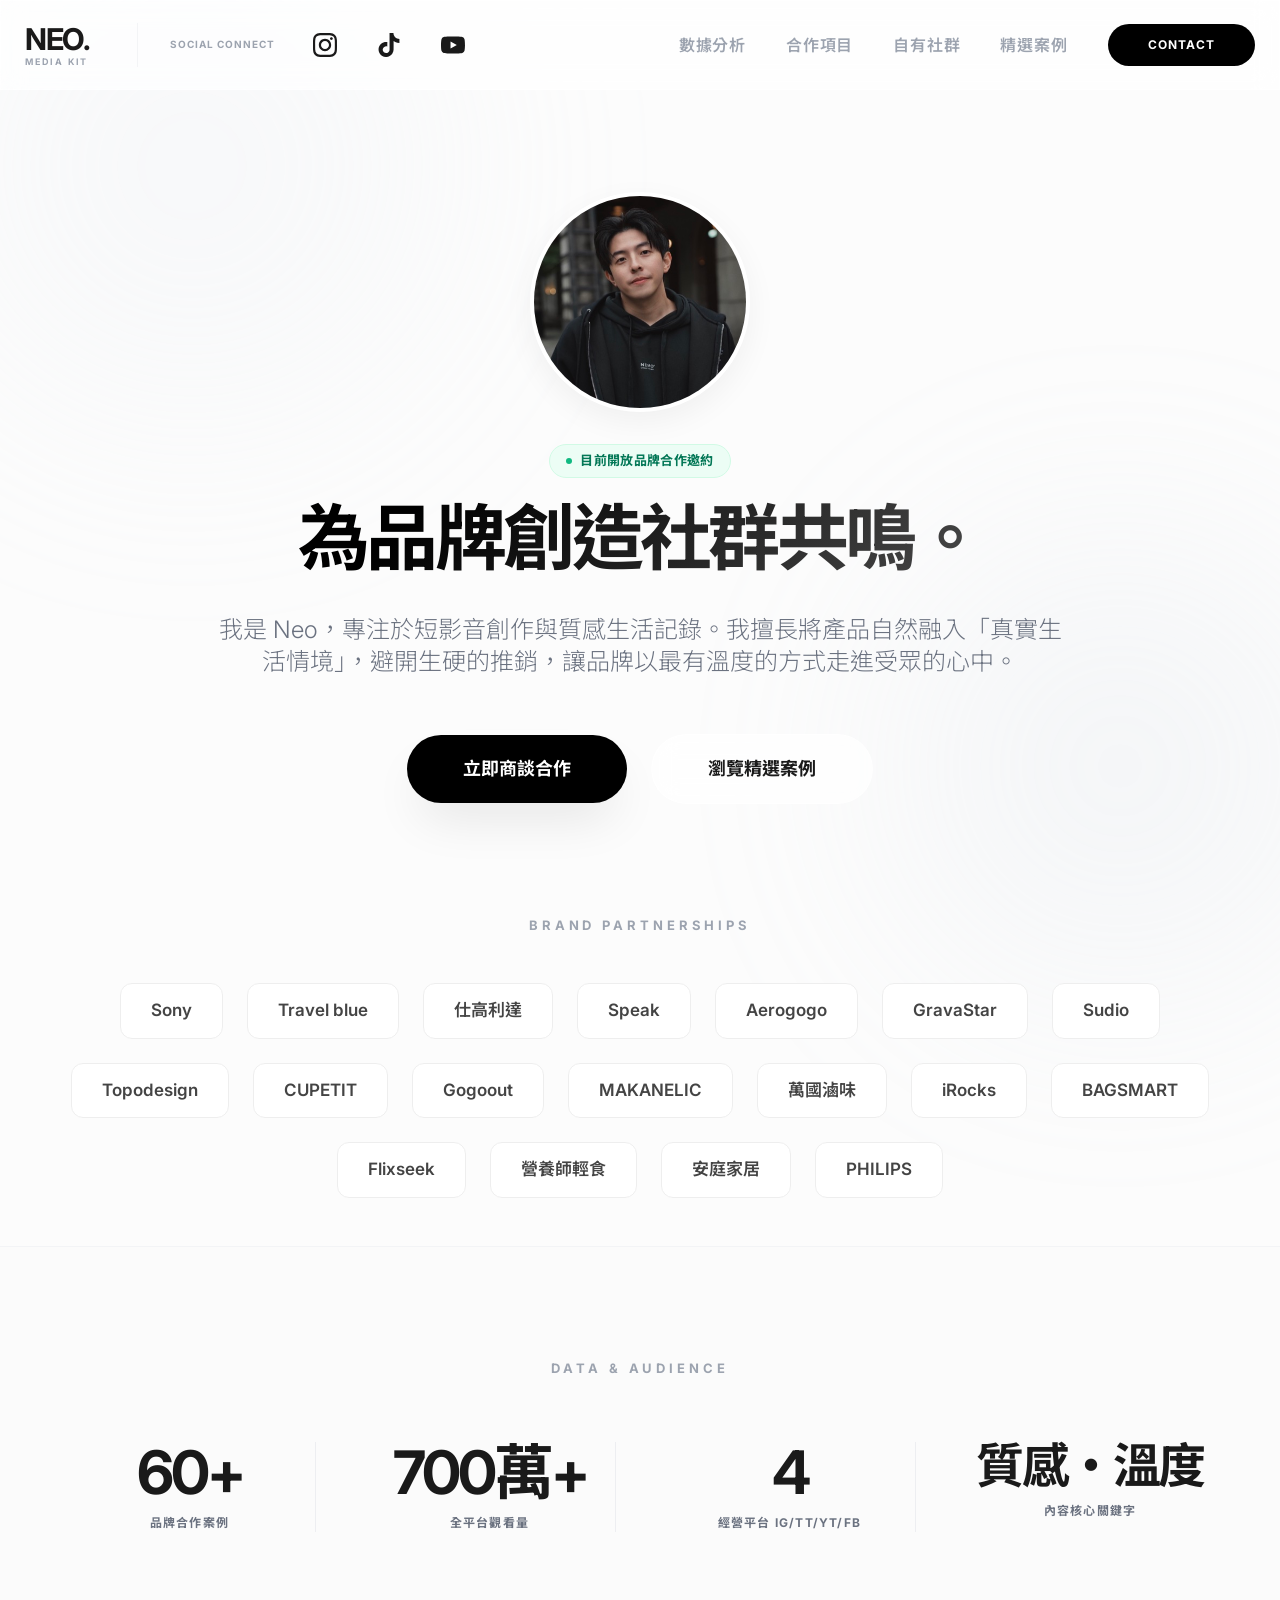
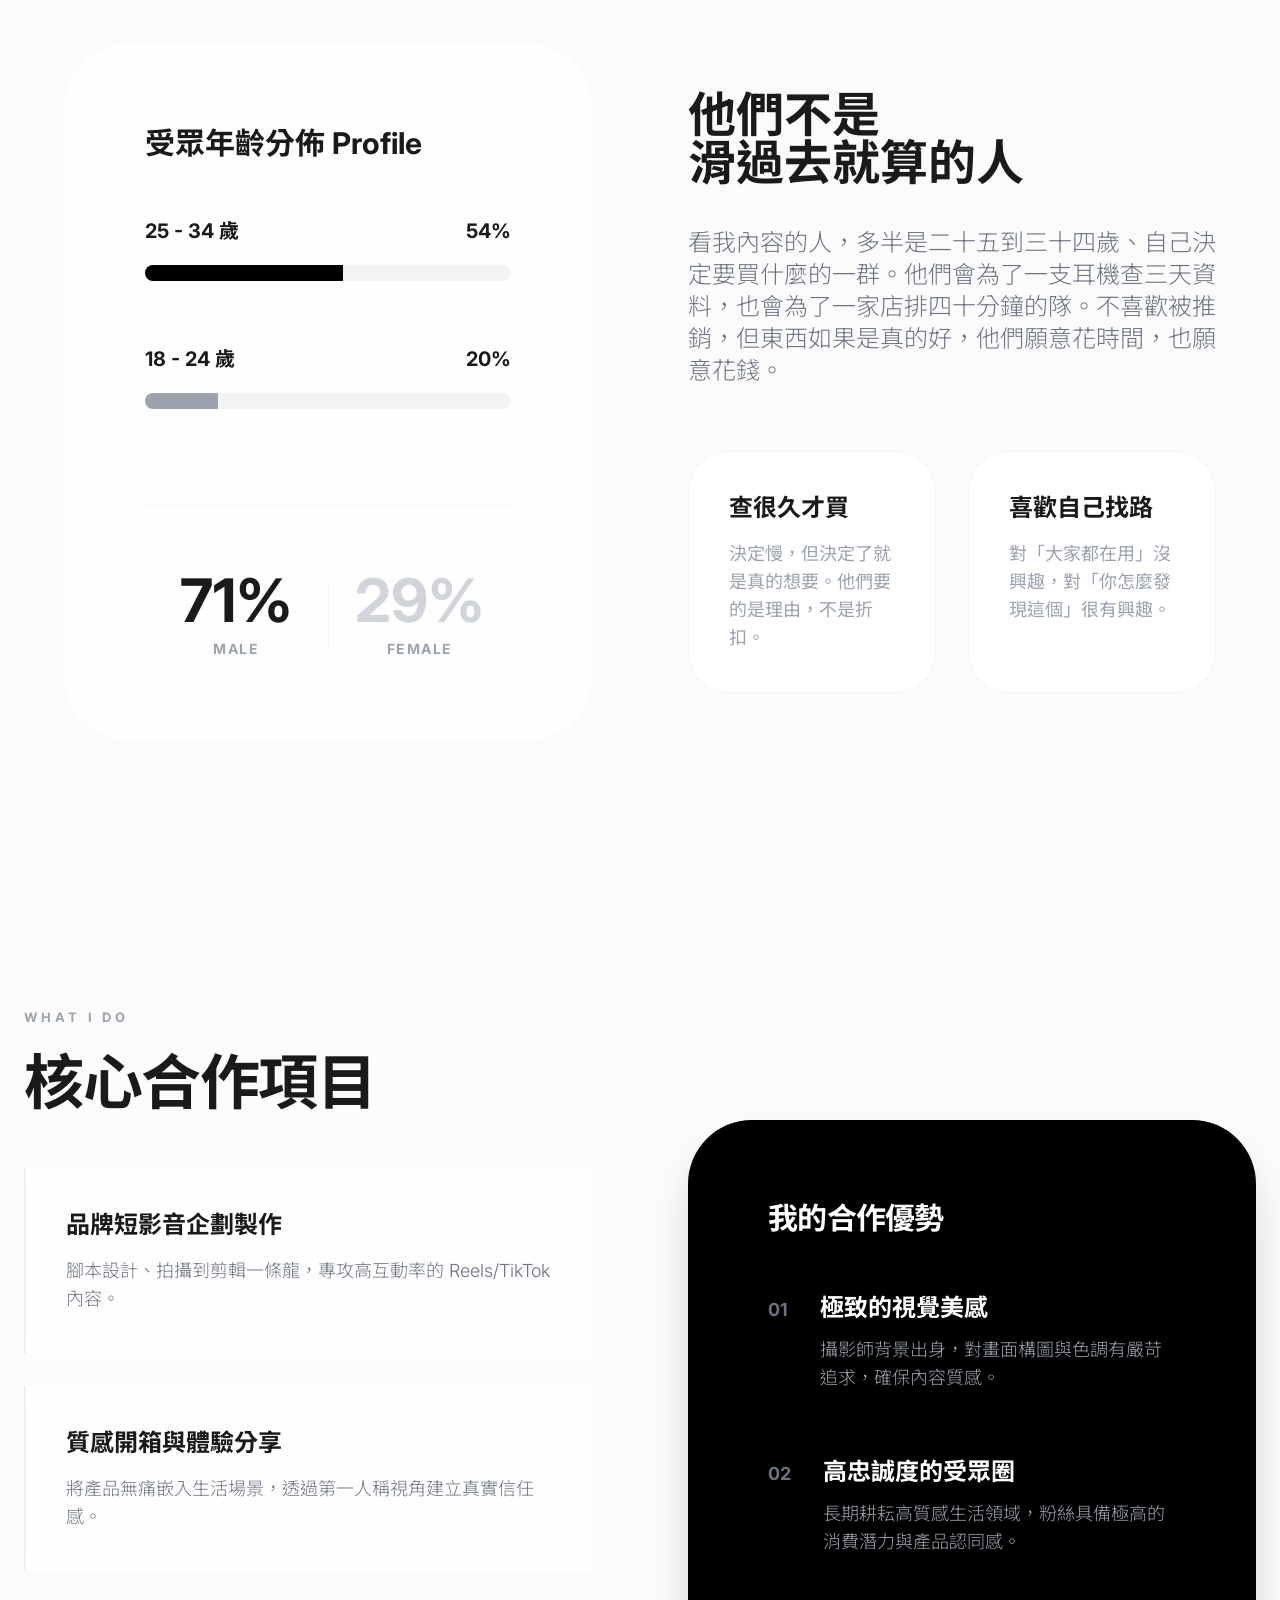
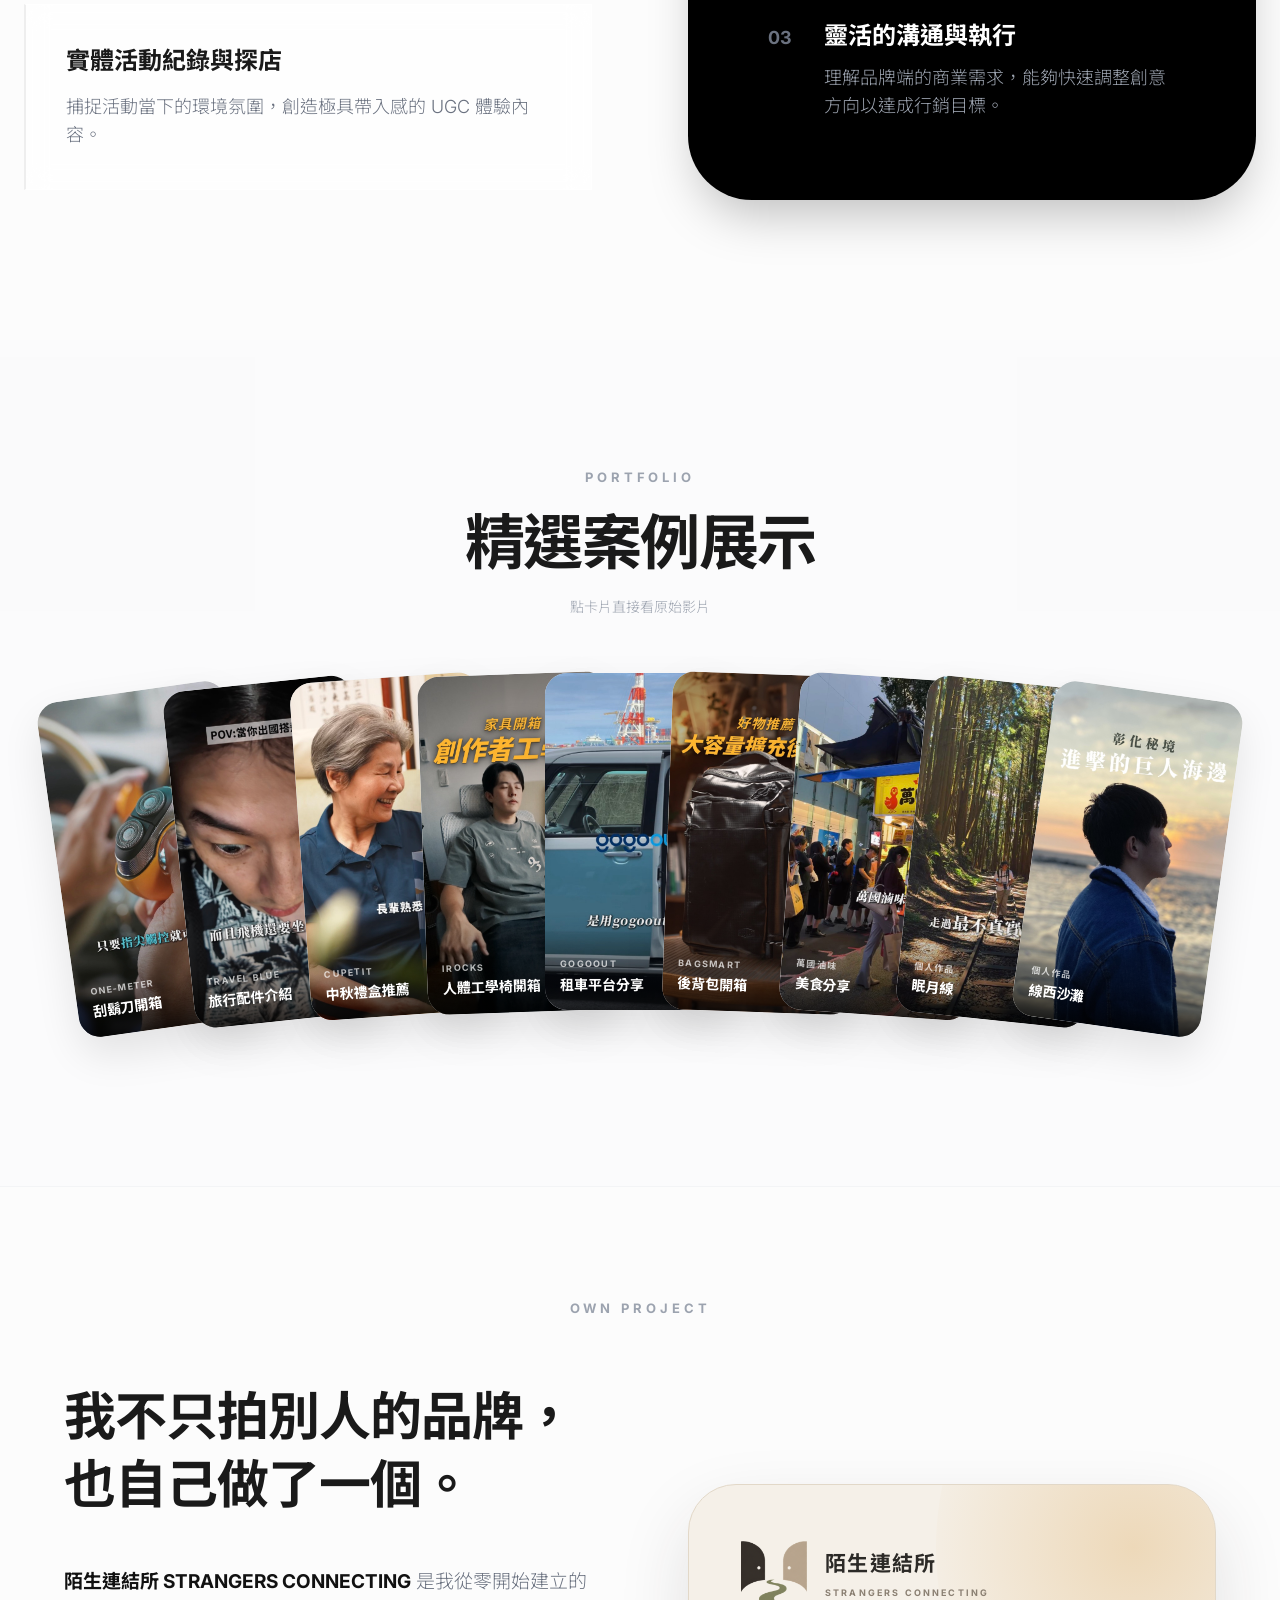
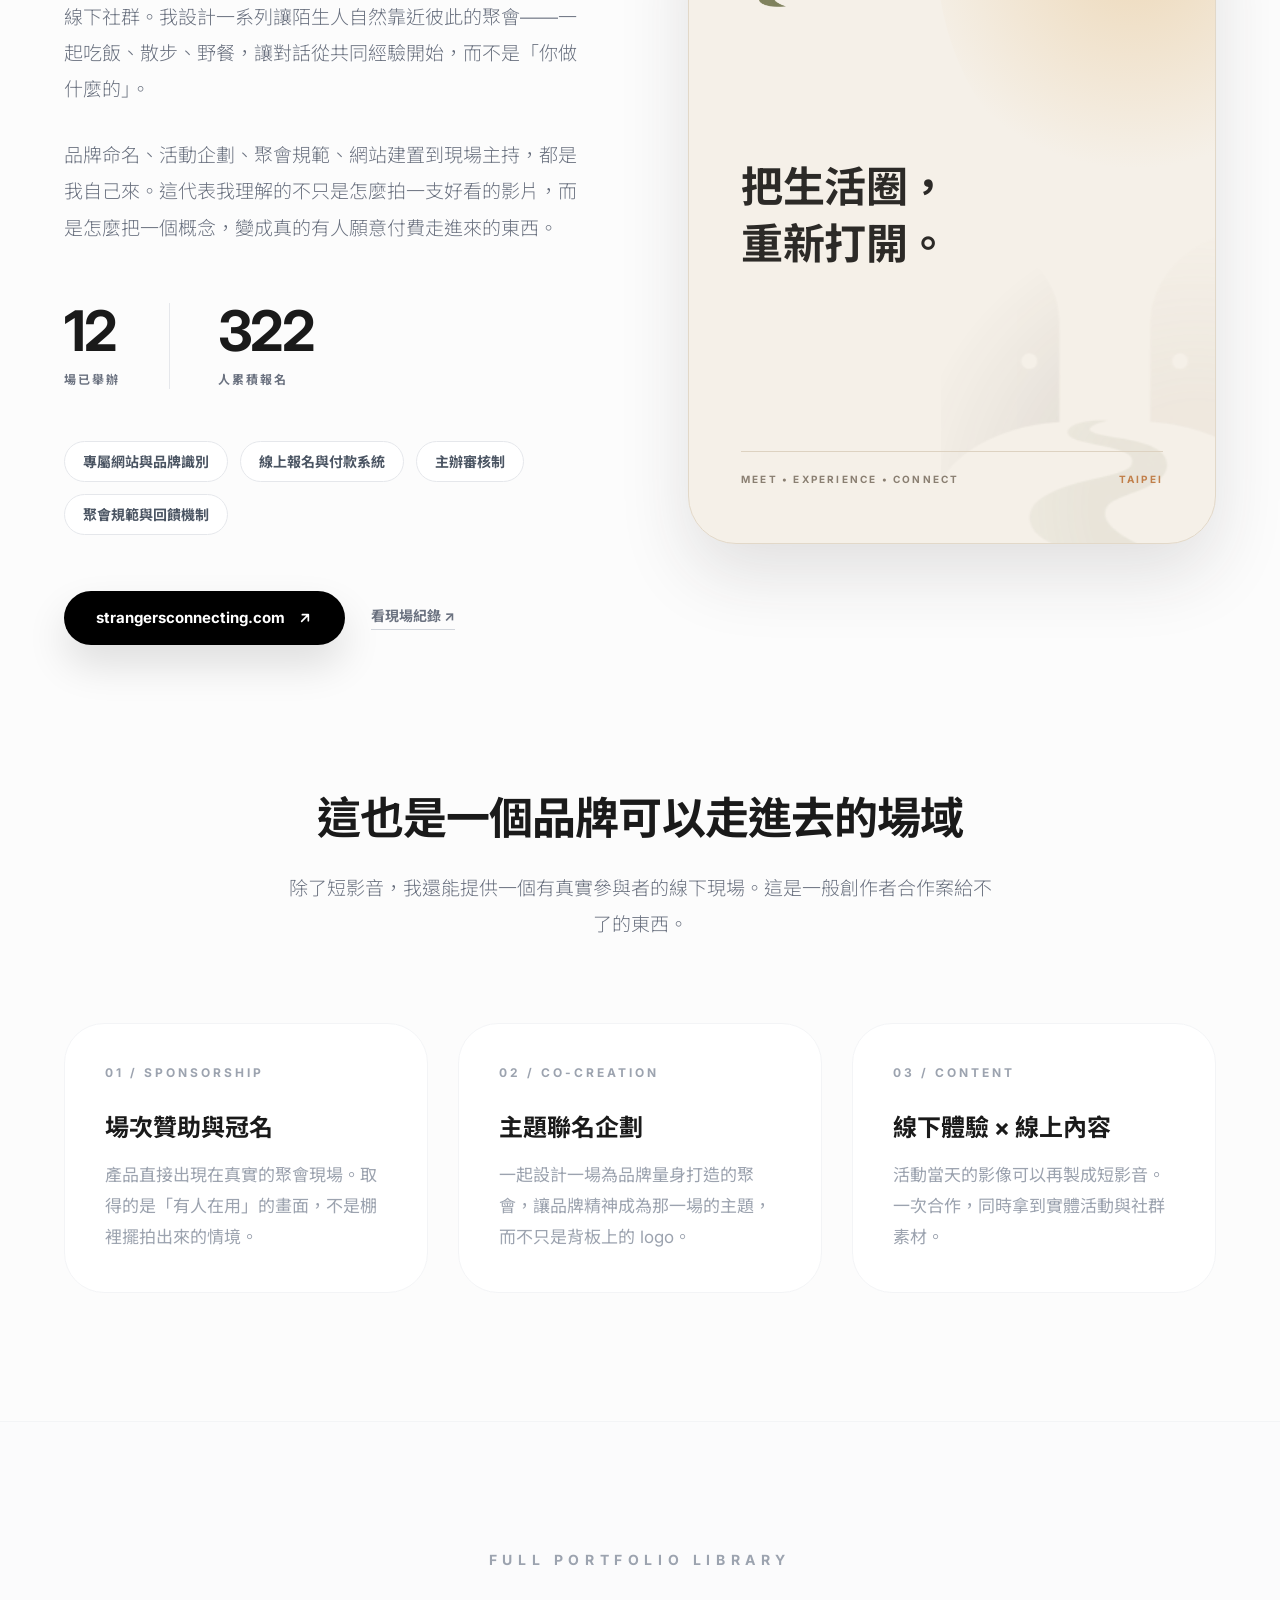
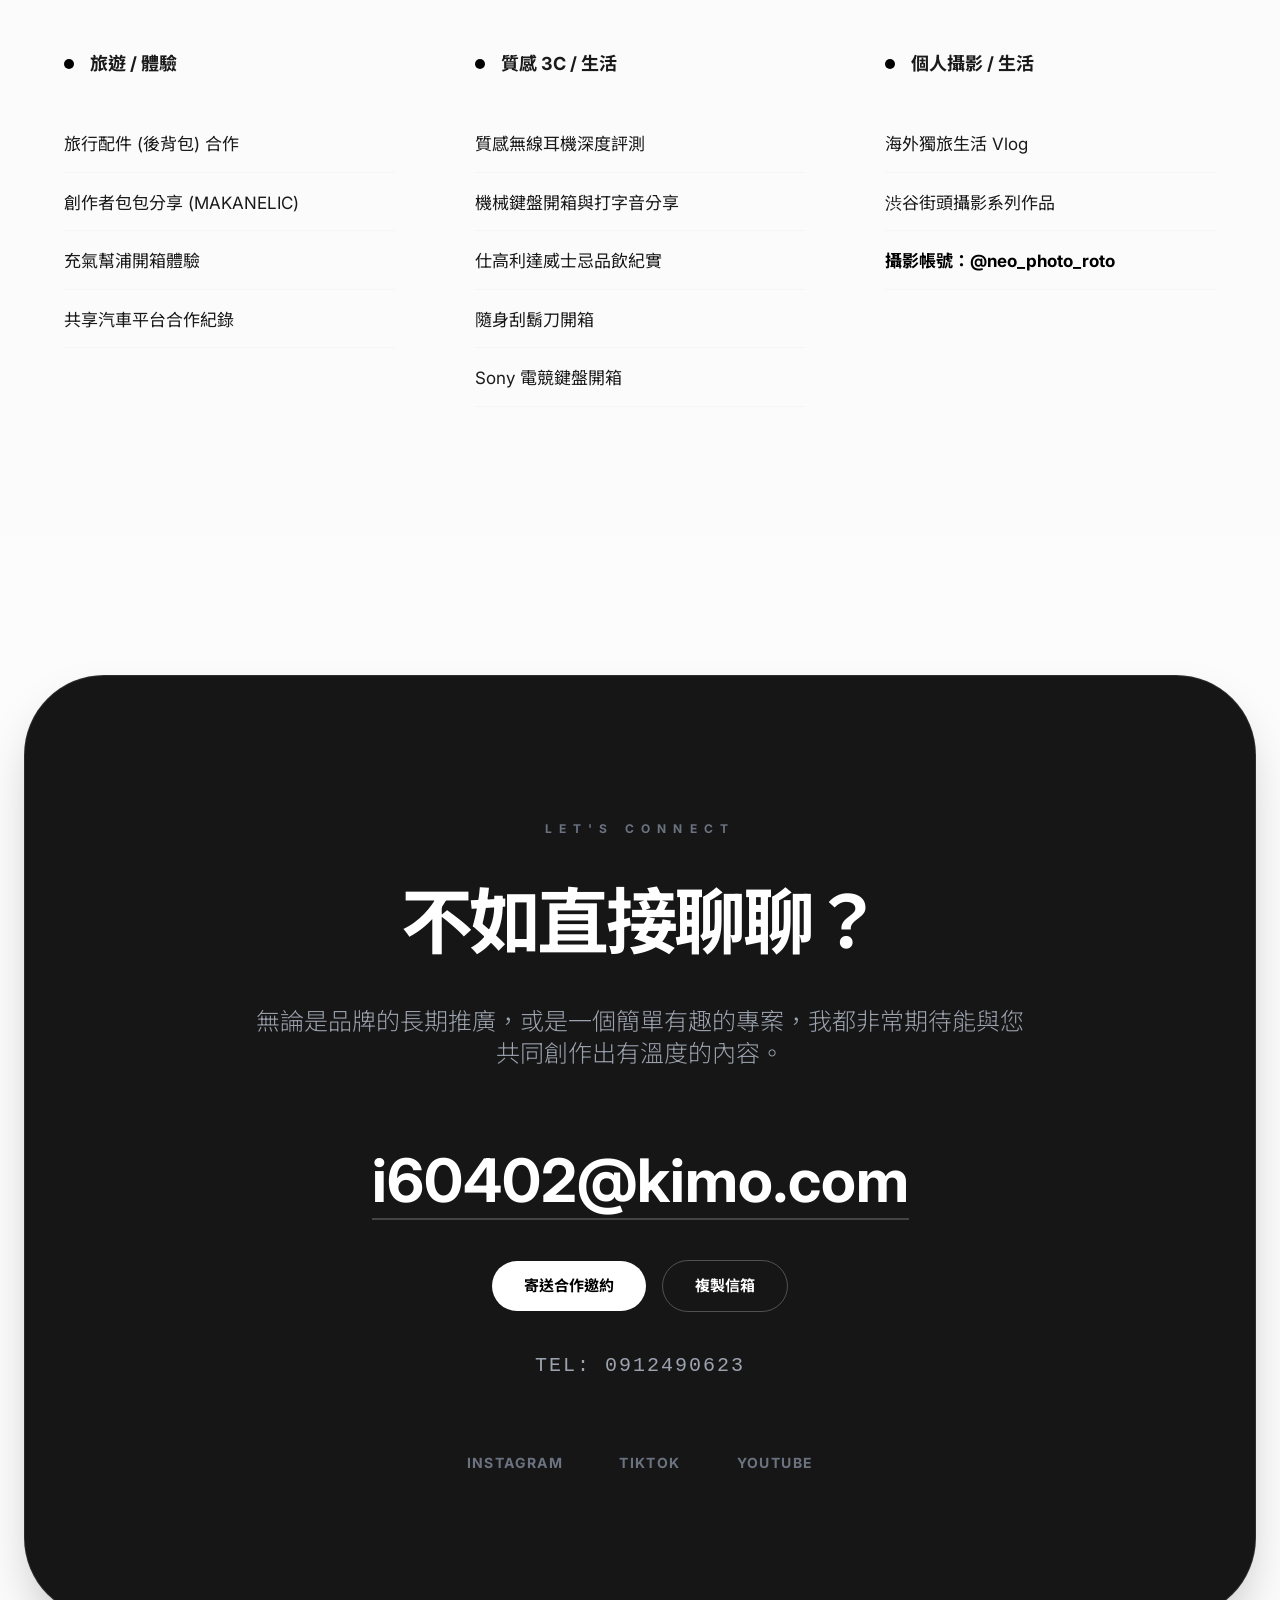
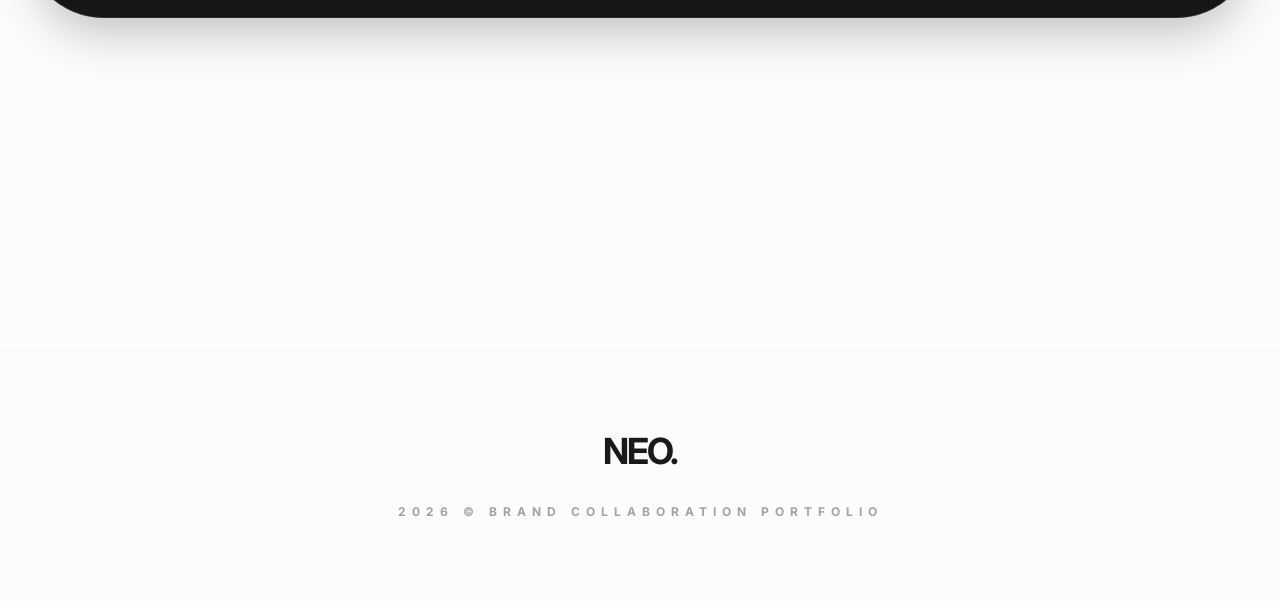
<file: index.html>
<!DOCTYPE html>
<html lang="zh-TW">
<head>
    <meta charset="UTF-8">
    <meta name="viewport" content="width=device-width, initial-scale=1.0, viewport-fit=cover">
    <meta name="theme-color" content="#0a0a0a">
    <title>Neo | 創作者合作提案 Media Kit — 短影音 × 品牌敘事</title>
    <meta name="description" content="Neo 是專注短影音與質感生活敘事的內容創作者，同時創辦線下社群「陌生連結所」。合作品牌包含 Sony、Sudio、GravaStar、CUPETIT、Gogoout 等，全平台累積 700 萬+ 觀看。擅長將產品自然融入真實生活情境，為品牌創造高互動的社群共鳴。">

    <link rel="canonical" href="https://neo3333636-ctrl.github.io/my-portfolio/">

    <!-- Open Graph：品牌分享連結時顯示專業預覽 -->
    <!-- og:image 必須是絕對網址，相對路徑會讓 LINE / Facebook 抓不到圖（縮圖來源見 og-source/） -->
    <meta property="og:type" content="website">
    <meta property="og:site_name" content="Neo｜創作者合作提案 Media Kit">
    <meta property="og:locale" content="zh_TW">
    <meta property="og:url" content="https://neo3333636-ctrl.github.io/my-portfolio/">
    <meta property="og:title" content="Neo | 創作者合作提案 — 為品牌創造社群共鳴">
    <meta property="og:description" content="短影音 × 質感生活敘事。已合作 Sony、Sudio、GravaStar、CUPETIT 等品牌，全平台 700 萬+ 觀看，並自營線下社群「陌生連結所」。">
    <meta property="og:image" content="https://neo3333636-ctrl.github.io/my-portfolio/og-cover.jpg">
    <meta property="og:image:secure_url" content="https://neo3333636-ctrl.github.io/my-portfolio/og-cover.jpg">
    <meta property="og:image:type" content="image/jpeg">
    <meta property="og:image:width" content="1200">
    <meta property="og:image:height" content="630">
    <meta property="og:image:alt" content="Neo｜短影音創作者．品牌敘事．陌生連結所主理人 — 全平台 700 萬+ 觀看、60+ 品牌合作案例">

    <meta name="twitter:card" content="summary_large_image">
    <meta name="twitter:title" content="Neo | 創作者合作提案 — 為品牌創造社群共鳴">
    <meta name="twitter:description" content="短影音 × 質感生活敘事。已合作 Sony、Sudio、GravaStar、CUPETIT 等品牌，全平台 700 萬+ 觀看，並自營線下社群「陌生連結所」。">
    <meta name="twitter:image" content="https://neo3333636-ctrl.github.io/my-portfolio/og-cover.jpg">
    <meta name="twitter:image:alt" content="Neo｜短影音創作者．品牌敘事．陌生連結所主理人 — 全平台 700 萬+ 觀看、60+ 品牌合作案例">

    <link rel="stylesheet" href="tailwind.css">
    <link rel="preconnect" href="https://fonts.googleapis.com">
    <link rel="preconnect" href="https://fonts.gstatic.com" crossorigin>
    <link rel="preload" as="image" href="profile.jpg">
    <link href="https://fonts.googleapis.com/css2?family=Inter:wght@300;400;600;700&family=Noto+Sans+TC:wght@300;400;700&display=swap" rel="stylesheet">
    <style>
        body { 
            font-family: 'Inter', 'Noto Sans TC', sans-serif; 
            background-color: #fcfcfc; 
            color: #1a1a1a; 
            scroll-behavior: smooth;
            overflow-x: hidden;
            -webkit-font-smoothing: antialiased;
            -moz-osx-font-smoothing: grayscale;
        }
        
        /* 導覽列文字響應式調整 */
        .nav-link {
            font-size: 14px;
            font-weight: 600;
            letter-spacing: 0.05em;
            transition: color 0.3s;
            white-space: nowrap;
        }
        @media (min-width: 1024px) {
            .nav-link { font-size: 16px; }
        }

        /* 導覽列選單：五個項目，間距隨寬度放大，避免在 1024 擠成兩行 */
        .nav-menu { display: none; align-items: center; gap: 22px; }
        @media (min-width: 768px) { .nav-menu { display: flex; } }
        @media (min-width: 1024px) { .nav-menu { gap: 34px; } }
        @media (min-width: 1280px) { .nav-menu { gap: 40px; } }
        .nav-social-label { white-space: nowrap; }
        /* 社群圖示：1280 以上才夠位置，以下改由右側的手機版圖示負責 */
        .nav-social { display: none; }
        @media (min-width: 1280px) { .nav-social { display: flex; } }
        
        .gradient-text { 
            background: linear-gradient(135deg, #000 30%, #666 100%); 
            -webkit-background-clip: text; 
            -webkit-text-fill-color: transparent; 
        }
        
        .glass {
            background: rgba(255, 255, 255, 0.7);
            backdrop-filter: blur(12px);
            -webkit-backdrop-filter: blur(12px);
            border: 1px solid rgba(255, 255, 255, 0.5);
        }

        .glass-dark {
            background: rgba(10, 10, 10, 0.95);
            backdrop-filter: blur(20px);
            -webkit-backdrop-filter: blur(20px);
            border: 1px solid rgba(255, 255, 255, 0.1);
        }

        .hover-lift { 
            transition: all 0.6s cubic-bezier(0.16, 1, 0.3, 1); 
        }
        .hover-lift:hover { 
            transform: translateY(-8px); 
            box-shadow: 0 30px 60px rgba(0,0,0,0.06); 
        }

        .reveal {
            opacity: 0;
            transform: translateY(30px);
            transition: all 1s cubic-bezier(0.16, 1, 0.3, 1);
        }
        .reveal.active {
            opacity: 1;
            transform: translateY(0);
        }

        section { padding: 80px 24px; position: relative; z-index: 10; }
        @media (min-width: 1024px) {
            section { padding: 140px 40px; }
        }
        
        .video-card { 
            aspect-ratio: 9/16; 
            background-color: #eee; 
            border-radius: 20px; 
            overflow: hidden; 
            position: relative;
            cursor: pointer;
        }
        .video-card img { 
            width: 100%; 
            height: 100%; 
            object-fit: cover; 
            transition: transform 1.2s ease; 
        }
        .video-card:hover img { transform: scale(1.08); }

        .avatar-container { 
            width: 140px; 
            height: 140px; 
            border-radius: 50%; 
            overflow: hidden; 
            margin: 0 auto 32px; 
            background-color: #f0f0f0;
            border: 4px solid #fff;
            box-shadow: 0 10px 30px rgba(0,0,0,0.05);
        }
        @media (min-width: 1024px) {
            .avatar-container { width: 220px; height: 220px; }
        }
        .avatar-container img { width: 100%; height: 100%; object-fit: cover; }
        
        .bg-blob {
            position: fixed;
            border-radius: 50%;
            filter: blur(120px);
            z-index: 0;
            opacity: 0.15;
            animation: float 25s infinite ease-in-out;
        }
        .blob-1 { top: -10%; left: -5%; width: 40vw; height: 40vw; background: #e2e8f0; }
        .blob-2 { bottom: -10%; right: -5%; width: 35vw; height: 35vw; background: #cbd5e1; animation-delay: -5s; }

        @keyframes float {
            0%, 100% { transform: translate(0, 0); }
            50% { transform: translate(30px, 40px); }
        }

        .service-card { border-left: 2px solid #eee; transition: all 0.3s; }
        .service-card:hover { border-left-color: #000; background: rgba(0,0,0,0.02); }
        
        .other-work-link { 
            display: block; 
            padding: 14px 0; 
            transition: all 0.3s; 
            border-bottom: 1px solid #f5f5f5;
            font-size: 15px;
        }
        @media (min-width: 1024px) {
            .other-work-link { font-size: 17px; }
        }
        .other-work-link:hover { padding-left: 6px; color: #000; }
        
        .brand-tag {
            padding: 10px 20px;
            background: #fff;
            border: 1px solid #eee;
            border-radius: 12px;
            font-size: 14px;
            font-weight: 600;
            color: #444;
            transition: all 0.3s;
        }
        @media (min-width: 1024px) {
            .brand-tag { font-size: 17px; padding: 14px 30px; }
        }
        .brand-tag:hover {
            border-color: #000;
            color: #000;
            transform: scale(1.05);
        }

        /* 手機底部固定 CTA bar — 提高合作詢問轉換率 */
        .mobile-cta {
            position: fixed;
            bottom: 0;
            left: 0;
            right: 0;
            z-index: 60;
            padding: 12px 16px calc(12px + env(safe-area-inset-bottom));
            background: rgba(255, 255, 255, 0.85);
            backdrop-filter: blur(16px);
            -webkit-backdrop-filter: blur(16px);
            border-top: 1px solid rgba(0,0,0,0.06);
            display: flex;
            gap: 10px;
            transform: translateY(120%);
            transition: transform 0.5s cubic-bezier(0.16, 1, 0.3, 1);
        }
        .mobile-cta.visible { transform: translateY(0); }
        @media (min-width: 768px) { .mobile-cta { display: none !important; } }

        /* 在有手機 CTA 時，避免 footer 內容被遮住 */
        @media (max-width: 767px) {
            footer { padding-bottom: 110px; }
        }

        /* 案例卡片右下角的「觀看」提示，讓人知道可點擊 */
        .video-card::after {
            content: "";
            position: absolute;
            inset: 0;
            background: linear-gradient(to top, rgba(0,0,0,0.35), transparent 45%);
            opacity: 0;
            transition: opacity 0.4s ease;
            pointer-events: none;
        }
        .hover-lift:hover .video-card::after { opacity: 1; }
        .play-badge {
            position: absolute;
            bottom: 12px; left: 12px;
            z-index: 2;
            display: inline-flex;
            align-items: center;
            gap: 6px;
            padding: 6px 12px;
            border-radius: 999px;
            background: rgba(255,255,255,0.92);
            font-size: 11px;
            font-weight: 700;
            letter-spacing: 0.04em;
            color: #111;
        }

        /* 自有社群（陌生連結所）區塊
           註：本頁的 tailwind.css 是預先產生的，只含原始版面用過的 class，
           因此新區塊一律用自訂樣式，不依賴未編譯進去的 utility。 */
        .project-grid {
            display: grid;
            gap: 56px;
            align-items: center;
            margin-bottom: 88px;
        }
        @media (min-width: 1024px) {
            .project-grid { grid-template-columns: 1fr 1fr; gap: 96px; margin-bottom: 140px; }
        }
        .project-copy { order: 2; }
        .project-visual { order: 1; }
        @media (min-width: 1024px) {
            .project-copy { order: 1; }
            .project-visual { order: 2; }
        }

        .project-title {
            font-size: clamp(28px, 5vw, 52px);
            font-weight: 700;
            letter-spacing: -0.02em;
            line-height: 1.32;
            margin-bottom: 32px;
        }
        @media (min-width: 1024px) { .project-title { margin-bottom: 44px; } }

        .project-text {
            color: #6b7280;
            font-weight: 300;
            line-height: 1.9;
            font-size: 15px;
            margin-bottom: 24px;
        }
        @media (min-width: 1024px) { .project-text { font-size: 19px; margin-bottom: 30px; } }
        .project-text strong { color: #111; font-weight: 700; }
        .project-text.last { margin-bottom: 40px; }
        @media (min-width: 1024px) { .project-text.last { margin-bottom: 56px; } }

        /* 實績數字：證明這不是概念，是有人真的走進來的東西 */
        .project-stats { display: flex; align-items: flex-start; margin-bottom: 40px; }
        @media (min-width: 1024px) { .project-stats { margin-bottom: 52px; } }
        .project-stat + .project-stat {
            margin-left: 32px;
            padding-left: 32px;
            border-left: 1px solid #e5e7eb;
        }
        @media (min-width: 1024px) {
            .project-stat + .project-stat { margin-left: 48px; padding-left: 48px; }
        }
        .project-stat .num {
            display: block;
            font-size: 40px;
            font-weight: 700;
            letter-spacing: -0.04em;
            line-height: 1;
            margin-bottom: 12px;
        }
        @media (min-width: 1024px) { .project-stat .num { font-size: 56px; } }
        .project-stat .cap {
            display: block;
            font-size: 10px;
            font-weight: 700;
            letter-spacing: 0.18em;
            color: #6b7280;
        }
        @media (min-width: 1024px) { .project-stat .cap { font-size: 12px; } }

        .project-chips { display: flex; flex-wrap: wrap; gap: 10px; margin-bottom: 40px; }
        @media (min-width: 1024px) { .project-chips { gap: 12px; margin-bottom: 56px; } }
        .project-chip {
            padding: 8px 16px;
            background: #fff;
            border: 1px solid #e5e7eb;
            border-radius: 999px;
            font-size: 12px;
            font-weight: 700;
            color: #4b5563;
        }
        @media (min-width: 1024px) { .project-chip { font-size: 14px; padding: 9px 18px; } }

        .project-actions { display: flex; flex-direction: column; align-items: flex-start; gap: 18px; }
        @media (min-width: 640px) { .project-actions { flex-direction: row; align-items: center; gap: 26px; } }

        .project-cta {
            display: inline-flex;
            align-items: center;
            gap: 12px;
            padding: 16px 32px;
            background: #000;
            color: #fff;
            border-radius: 999px;
            font-weight: 700;
            font-size: 15px;
            box-shadow: 0 20px 40px rgba(0,0,0,0.12);
            transition: transform 0.3s ease;
        }
        .project-cta:hover { transform: scale(1.05); }
        .project-cta svg { width: 16px; height: 16px; flex: 0 0 auto; }

        .project-link {
            font-size: 14px;
            font-weight: 700;
            color: #6b7280;
            border-bottom: 1px solid #d1d5db;
            padding-bottom: 3px;
            transition: color 0.3s, border-color 0.3s;
        }
        .project-link:hover { color: #000; border-color: #000; }

        /* 品牌卡：用陌生連結所自己的識別（暖色 + 標誌），
           刻意跟本站的黑白調性區隔，讀起來才像「另一個我做出來的品牌」 */
        .project-plate {
            position: relative;
            border-radius: 32px;
            overflow: hidden;
            padding: 40px 32px;
            background: #f5f0e8;
            border: 1px solid #e2d8c8;
            color: #2c2a27;
            box-shadow: 0 30px 70px rgba(44,42,39,0.13);
            aspect-ratio: 4/5;
            display: flex;
            flex-direction: column;
        }
        @media (min-width: 1024px) { .project-plate { border-radius: 48px; padding: 56px 52px; } }
        .project-plate::before {
            content: "";
            position: absolute;
            top: -28%;
            right: -22%;
            width: 75%;
            height: 75%;
            border-radius: 50%;
            background: radial-gradient(circle, rgba(232,201,154,0.6), transparent 70%);
            pointer-events: none;
        }
        /* 放大淡化的標誌當底紋，讓卡面有層次、不是一片空白 */
        .project-plate::after {
            content: "";
            position: absolute;
            right: -10%;
            bottom: -8%;
            width: 62%;
            height: 62%;
            background: url("strangers-logo.png") center / contain no-repeat;
            opacity: 0.1;
            /* 往左上淡出，避免標誌方正的邊緣在卡面上留下一道直線 */
            -webkit-mask-image: radial-gradient(circle at 78% 78%, #000 25%, transparent 72%);
            mask-image: radial-gradient(circle at 78% 78%, #000 25%, transparent 72%);
            pointer-events: none;
        }

        /* 標誌 + 字標的橫向鎖定組合 */
        .plate-lockup { position: relative; z-index: 1; display: flex; align-items: center; gap: 14px; }
        .plate-lockup img { width: 50px; height: 50px; flex: 0 0 auto; display: block; }
        @media (min-width: 1024px) { .plate-lockup { gap: 18px; } .plate-lockup img { width: 66px; height: 66px; } }
        .plate-mark .zh { display: block; font-size: 18px; font-weight: 700; letter-spacing: 0.06em; }
        @media (min-width: 1024px) { .plate-mark .zh { font-size: 21px; } }
        .plate-mark .en {
            display: block;
            font-size: 9px;
            font-weight: 700;
            text-transform: uppercase;
            letter-spacing: 0.24em;
            color: #8a7f72;
            margin-top: 6px;
        }

        .plate-quote {
            position: relative;
            z-index: 1;
            margin: auto 0;
            font-size: clamp(26px, 3.9vw, 42px);
            font-weight: 700;
            line-height: 1.35;
            letter-spacing: -0.01em;
        }
        .plate-foot {
            position: relative;
            z-index: 1;
            margin-top: 26px;
            padding-top: 20px;
            border-top: 1px solid #ddd2c1;
            display: flex;
            justify-content: space-between;
            align-items: center;
            gap: 12px;
            font-size: 10px;
            font-weight: 700;
            text-transform: uppercase;
            letter-spacing: 0.22em;
            color: #8a7f72;
        }
        .plate-foot .loc { color: #c17f4a; }
        @media (max-width: 639px) {
            .plate-foot { font-size: 9px; letter-spacing: 0.14em; }
            .plate-foot .loc { display: none; }
        }

        .collab-head { text-align: center; margin-bottom: 48px; }
        @media (min-width: 1024px) { .collab-head { margin-bottom: 80px; } }
        .collab-head h4 {
            font-size: clamp(24px, 3.6vw, 44px);
            font-weight: 700;
            letter-spacing: -0.02em;
            margin-bottom: 20px;
        }
        .collab-head p {
            color: #6b7280;
            font-weight: 300;
            line-height: 1.9;
            font-size: 15px;
            max-width: 720px;
            margin: 0 auto;
        }
        @media (min-width: 1024px) { .collab-head p { font-size: 19px; } }

        .collab-grid { display: grid; gap: 24px; }
        @media (min-width: 768px) { .collab-grid { grid-template-columns: repeat(3, 1fr); gap: 30px; } }
        .collab-card {
            padding: 32px;
            background: #fff;
            border: 1px solid #f3f4f6;
            border-radius: 32px;
            transition: border-color 0.3s ease;
        }
        @media (min-width: 1024px) { .collab-card { padding: 40px; border-radius: 40px; } }
        .collab-card:hover { border-color: #000; }
        .collab-card .num {
            display: block;
            font-size: 10px;
            font-weight: 700;
            text-transform: uppercase;
            letter-spacing: 0.25em;
            color: #9ca3af;
            margin-bottom: 20px;
        }
        @media (min-width: 1024px) { .collab-card .num { font-size: 12px; margin-bottom: 28px; } }
        .collab-card h5 { font-size: 20px; font-weight: 700; margin-bottom: 14px; }
        @media (min-width: 1024px) { .collab-card h5 { font-size: 24px; } }
        .collab-card p { color: #9ca3af; line-height: 1.8; font-size: 15px; }
        @media (min-width: 1024px) { .collab-card p { font-size: 17px; } }

        .deck-hint { font-size: 14px; color: #9ca3af; font-weight: 300; }
        /* 手機是橫向卡片列，要先講「可以滑」 */
        @media (min-width: 1024px) { .hint-swipe { display: none; } }

        /* 精選案例：手機為橫向滑動卡片列，桌機為傾斜疊牌（捲入畫面時散開）。
           --bleed 是「section 左右內距 + 容器 px-6」的總和，
           用負 margin 抵銷掉，卡片列才能滑到螢幕邊緣。 */
        .deck {
            --bleed: 44px;
            display: flex;
            gap: 14px;
            overflow-x: auto;
            overscroll-behavior-x: contain;
            scroll-snap-type: x mandatory;
            scroll-padding-left: var(--bleed);
            -webkit-overflow-scrolling: touch;
            scrollbar-width: none;
            margin-left: calc(-1 * var(--bleed));
            margin-right: calc(-1 * var(--bleed));
            padding: 4px var(--bleed) 12px;
        }
        .deck::-webkit-scrollbar { display: none; }
        @media (min-width: 641px) { .deck { --bleed: 48px; } }

        .deck-card {
            display: block;
            position: relative;
            flex: 0 0 62vw;
            max-width: 300px;
            min-width: 0;
            scroll-snap-align: start;
            transition: transform 0.7s cubic-bezier(0.16, 1, 0.3, 1), filter 0.5s ease;
        }

        .deck-media {
            aspect-ratio: 9/16;
            border-radius: 18px;
            overflow: hidden;
            position: relative;
            background: #eee;
            box-shadow: 0 18px 40px rgba(0,0,0,0.10);
            transition: box-shadow 0.6s cubic-bezier(0.16, 1, 0.3, 1);
        }
        .deck-media img {
            width: 100%;
            height: 100%;
            object-fit: cover;
            transition: transform 1.2s ease;
        }
        .deck-card:hover .deck-media img { transform: scale(1.06); }

        .deck-label {
            position: absolute;
            left: 0; right: 0; bottom: 0;
            padding: 42px 14px 14px;
            background: linear-gradient(to top, rgba(0,0,0,0.8), rgba(0,0,0,0.32) 48%, transparent);
            color: #fff;
            pointer-events: none;
        }
        .deck-brand {
            display: block;
            font-size: 9px;
            font-weight: 700;
            letter-spacing: 0.2em;
            text-transform: uppercase;
            color: rgba(255,255,255,0.7);
            margin-bottom: 4px;
        }
        .deck-title {
            display: block;
            font-size: 13px;
            font-weight: 700;
            line-height: 1.45;
        }
        .deck-play {
            position: absolute;
            top: 12px; right: 12px;
            z-index: 2;
            display: inline-flex;
            align-items: center;
            gap: 5px;
            padding: 5px 11px;
            border-radius: 999px;
            background: rgba(255,255,255,0.94);
            color: #111;
            font-size: 10px;
            font-weight: 700;
            letter-spacing: 0.04em;
            opacity: 0;
            transform: translateY(-5px);
            transition: opacity 0.4s ease, transform 0.4s ease;
        }
        .deck-card:hover .deck-play { opacity: 1; transform: translateY(0); }

        /* 發牌動畫：從一疊散開成扇形 */
        @keyframes deck-deal {
            from { transform: translateX(calc((4 - var(--i)) * var(--step))) rotate(-5deg) scale(0.93); }
        }

        @media (min-width: 1024px) {
            .deck {
                --cw: 150px;
                --step: 94px;
                display: flex;
                justify-content: center;
                align-items: flex-start;
                gap: 0;
                padding: 24px 0 48px;
                /* 關掉手機的橫向捲動，否則傾斜與 hover 放大的卡片會被裁掉 */
                overflow: visible;
                scroll-snap-type: none;
                margin-left: 0;
                margin-right: 0;
            }
            .deck-card {
                flex: 0 0 auto;
                width: var(--cw);
                max-width: none;
                scroll-snap-align: none;
                margin: 0 0 0 calc(var(--step) - var(--cw));
                transform-origin: 50% 88%;
                transform: rotate(var(--rot)) translateY(var(--dy));
            }
            .deck-card:first-child { margin-left: 0; }

            /* 捲到之前：收成一疊 */
            .deck:not(.active) .deck-card {
                transform: translateX(calc((4 - var(--i)) * var(--step))) rotate(-5deg) scale(0.93);
                transition: none;
            }
            /* 捲進畫面：依序發牌，animation 結束後交還給 transition 處理 hover */
            .deck.active .deck-card {
                animation: deck-deal 0.95s cubic-bezier(0.16, 1, 0.3, 1) backwards;
                animation-delay: calc(var(--i) * 80ms);
            }

            .deck-media { border-radius: 20px; }
            .deck-title { font-size: 12px; }
            .deck-brand { font-size: 8px; margin-bottom: 3px; }
            .deck-label { padding: 40px 30px 12px 12px; }
            .deck-brand { letter-spacing: 0.14em; }

            /* 滑過時：轉正、放大、浮起，其餘退到背景 */
            .deck:hover .deck-card { filter: brightness(0.9) saturate(0.85); }
            .deck.active .deck-card:hover {
                transform: rotate(0deg) translateY(-26px) scale(1.14);
                z-index: 30;
                filter: none;
            }
            .deck-card:hover .deck-media { box-shadow: 0 40px 80px rgba(0,0,0,0.22); }
        }
        @media (min-width: 1280px) {
            .deck { --cw: 190px; --step: 118px; }
            .deck-media { border-radius: 22px; }
            .deck-title { font-size: 14px; }
            .deck-brand { font-size: 9px; margin-bottom: 4px; }
            .deck-label { padding: 46px 34px 15px 15px; }
        }

        /* 手機字級微調：標題不要太擠 */
        @media (max-width: 640px) {
            h1 { line-height: 1.3 !important; }
            section { padding: 64px 20px; }
        }

        /* 尊重使用者的減少動態偏好設定 */
        @media (prefers-reduced-motion: reduce) {
            .reveal { opacity: 1 !important; transform: none !important; }
            .bg-blob { animation: none; }
            * { scroll-behavior: auto !important; }
            .deck.active .deck-card { animation: none; }
            .deck:not(.active) .deck-card {
                transform: rotate(var(--rot)) translateY(var(--dy));
            }
        }
    </style>
</head>
<body class="antialiased">

    <div class="bg-blob blob-1"></div>
    <div class="bg-blob blob-2"></div>

    <!-- Navigation -->
    <nav class="fixed w-full z-50 glass border-b border-gray-100">
        <div class="max-w-7xl mx-auto px-6 py-4 lg:py-5 flex justify-between items-center">
            
            <!-- 左側：Logo 與 電腦版社群圖示 -->
            <div class="flex items-center space-x-12">
                <div class="flex flex-col">
                    <span class="text-xl md:text-3xl font-bold tracking-tighter">NEO.</span>
                    <span class="text-[8px] md:text-[9px] uppercase tracking-[0.2em] text-gray-400 font-bold -mt-0.5">Media Kit</span>
                </div>
                
                <!-- 電腦版社群圖示 (手機版隱藏，改放右側) -->
                <div class="nav-social items-center space-x-5 pl-8 border-l border-gray-100">
                    <span class="nav-social-label text-[10px] uppercase tracking-widest text-gray-400 font-bold mr-2">Social Connect</span>
                    <a href="https://www.instagram.com/333neo_hani?igsh=MXFreWtvZTRhczZqYQ%3D%3D&utm_source=qr" target="_blank" class="p-2.5 hover:bg-gray-100 rounded-full transition-all hover:scale-110">
                        <svg class="w-6 h-6" fill="currentColor" viewBox="0 0 24 24"><path d="M12 2.163c3.204 0 3.584.012 4.85.07 3.252.148 4.771 1.691 4.919 4.919.058 1.265.069 1.645.069 4.849 0 3.205-.012 3.584-.069 4.849-.149 3.225-1.664 4.771-4.919 4.919-1.266.058-1.644.07-4.85.07-3.204 0-3.584-.012-4.849-.07-3.26-.149-4.771-1.699-4.919-4.92-.058-1.265-.07-1.644-.07-4.849 0-3.204.013-3.583.07-4.849.149-3.227 1.664-4.771 4.919-4.919 1.266-.057 1.645-.069 4.849-.069zm0-2.163c-3.259 0-3.667.014-4.947.072-4.358.2-6.78 2.618-6.98 6.98-.059 1.281-.073 1.689-.073 4.948 0 3.259.014 3.668.072 4.948.2 4.358 2.618 6.78 6.98 6.98 1.281.058 1.689.072 4.948.072 3.259 0 3.668-.014 4.948-.072 4.354-.2 6.782-2.618 6.979-6.98.059-1.28.073-1.689.073-4.948 0-3.259-.014-3.667-.072-4.947-.196-4.354-2.617-6.78-6.979-6.98-1.281-.059-1.69-.073-4.949-.073zm0 5.838c-3.403 0-6.162 2.759-6.162 6.162s2.759 6.163 6.162 6.163 6.162-2.759 6.162-6.163c0-3.403-2.759-6.162-6.162-6.162zm0 10.162c-2.209 0-4-1.79-4-4 0-2.209 1.791-4 4-4s4 1.791 4 4c0 2.21-1.791 4-4 4zm6.406-11.845c-.796 0-1.441.645-1.441 1.44s.645 1.44 1.441 1.44c.795 0 1.439-.645 1.439-1.44s-.644-1.44-1.439-1.44z"/></svg>
                    </a>
                    <a href="https://www.tiktok.com/@thuneo" target="_blank" class="p-2.5 hover:bg-gray-100 rounded-full transition-all hover:scale-110">
                        <svg class="w-6 h-6" fill="currentColor" viewBox="0 0 24 24"><path d="M12.525.02c1.31-.02 2.61-.01 3.91-.02.08 1.53.63 3.09 1.75 4.17 1.12 1.11 2.7 1.62 4.24 1.79v4.03c-1.44-.05-2.89-.35-4.2-.97-.57-.26-1.1-.59-1.62-.93-.01 2.92.01 5.84-.02 8.75-.08 1.4-.54 2.79-1.35 3.94-1.31 1.92-3.58 3.17-5.91 3.21-1.43.08-2.86-.31-4.08-1.03-2.02-1.19-3.44-3.37-3.65-5.71-.02-.5-.03-1-.01-1.49.18-1.9 1.12-3.72 2.58-4.96 1.66-1.44 3.98-2.13 6.15-1.72.02 1.48-.04 2.96-.04 4.44-.99-.32-2.15-.23-3.02.37-.63.41-1.11 1.04-1.36 1.75-.21.51-.15 1.07-.14 1.61.24 1.64 1.82 2.89 3.46 2.84 1.34-.02 2.61-.88 3.09-2.14.22-.51.27-1.06.26-1.61-.02-4.14-.01-8.27-.02-12.41z"/></svg>
                    </a>
                    <a href="https://youtube.com/@newneo135?si=viAo2Y77cmPKnbus" target="_blank" class="p-2.5 hover:bg-gray-100 rounded-full transition-all hover:scale-110">
                        <svg class="w-6 h-6" fill="currentColor" viewBox="0 0 24 24"><path d="M23.498 6.186a3.016 3.016 0 0 0-2.122-2.136C19.505 3.545 12 3.545 12 3.545s-7.505 0-9.377.505A3.017 3.017 0 0 0 .502 6.186C0 8.07 0 12 0 12s0 3.93.502 5.814a3.016 3.016 0 0 0 2.122 2.136c1.872.505 9.377.505 9.377.505s7.505 0 9.377-.505a3.015 3.015 0 0 0 2.122-2.136C24 15.93 24 12 24 12s0-3.93-.502-5.814zM9.545 15.568V8.432L15.818 12l-6.273 3.568z"/></svg>
                    </a>
                </div>
            </div>

            <!-- 右側：手機版社群圖示 與 電腦版選單 -->
            <div class="flex items-center gap-6 lg:gap-12">
                
                <!-- 手機版專屬社群圖示 (電腦版隱藏) -->
                <div class="flex lg:hidden items-center space-x-3 text-gray-800">
                    <a href="https://www.instagram.com/333neo_hani?igsh=MXFreWtvZTRhczZqYQ%3D%3D&utm_source=qr" target="_blank" class="p-1.5 hover:bg-gray-100 rounded-full transition-all hover:scale-110">
                        <svg class="w-5 h-5" fill="currentColor" viewBox="0 0 24 24"><path d="M12 2.163c3.204 0 3.584.012 4.85.07 3.252.148 4.771 1.691 4.919 4.919.058 1.265.069 1.645.069 4.849 0 3.205-.012 3.584-.069 4.849-.149 3.225-1.664 4.771-4.919 4.919-1.266.058-1.644.07-4.85.07-3.204 0-3.584-.012-4.849-.07-3.26-.149-4.771-1.699-4.919-4.92-.058-1.265-.07-1.644-.07-4.849 0-3.204.013-3.583.07-4.849.149-3.227 1.664-4.771 4.919-4.919 1.266-.057 1.645-.069 4.849-.069zm0-2.163c-3.259 0-3.667.014-4.947.072-4.358.2-6.78 2.618-6.98 6.98-.059 1.281-.073 1.689-.073 4.948 0 3.259.014 3.668.072 4.948.2 4.358 2.618 6.78 6.98 6.98 1.281.058 1.689.072 4.948.072 3.259 0 3.668-.014 4.948-.072 4.354-.2 6.782-2.618 6.979-6.98.059-1.28.073-1.689.073-4.948 0-3.259-.014-3.667-.072-4.947-.196-4.354-2.617-6.78-6.979-6.98-1.281-.059-1.69-.073-4.949-.073zm0 5.838c-3.403 0-6.162 2.759-6.162 6.162s2.759 6.163 6.162 6.163 6.162-2.759 6.162-6.163c0-3.403-2.759-6.162-6.162-6.162zm0 10.162c-2.209 0-4-1.79-4-4 0-2.209 1.791-4 4-4s4 1.791 4 4c0 2.21-1.791 4-4 4zm6.406-11.845c-.796 0-1.441.645-1.441 1.44s.645 1.44 1.441 1.44c.795 0 1.439-.645 1.439-1.44s-.644-1.44-1.439-1.44z"/></svg>
                    </a>
                    <a href="https://www.tiktok.com/@thuneo" target="_blank" class="p-1.5 hover:bg-gray-100 rounded-full transition-all hover:scale-110">
                        <svg class="w-5 h-5" fill="currentColor" viewBox="0 0 24 24"><path d="M12.525.02c1.31-.02 2.61-.01 3.91-.02.08 1.53.63 3.09 1.75 4.17 1.12 1.11 2.7 1.62 4.24 1.79v4.03c-1.44-.05-2.89-.35-4.2-.97-.57-.26-1.1-.59-1.62-.93-.01 2.92.01 5.84-.02 8.75-.08 1.4-.54 2.79-1.35 3.94-1.31 1.92-3.58 3.17-5.91 3.21-1.43.08-2.86-.31-4.08-1.03-2.02-1.19-3.44-3.37-3.65-5.71-.02-.5-.03-1-.01-1.49.18-1.9 1.12-3.72 2.58-4.96 1.66-1.44 3.98-2.13 6.15-1.72.02 1.48-.04 2.96-.04 4.44-.99-.32-2.15-.23-3.02.37-.63.41-1.11 1.04-1.36 1.75-.21.51-.15 1.07-.14 1.61.24 1.64 1.82 2.89 3.46 2.84 1.34-.02 2.61-.88 3.09-2.14.22-.51.27-1.06.26-1.61-.02-4.14-.01-8.27-.02-12.41z"/></svg>
                    </a>
                    <a href="https://youtube.com/@newneo135?si=viAo2Y77cmPKnbus" target="_blank" class="p-1.5 hover:bg-gray-100 rounded-full transition-all hover:scale-110">
                        <svg class="w-5 h-5" fill="currentColor" viewBox="0 0 24 24"><path d="M23.498 6.186a3.016 3.016 0 0 0-2.122-2.136C19.505 3.545 12 3.545 12 3.545s-7.505 0-9.377.505A3.017 3.017 0 0 0 .502 6.186C0 8.07 0 12 0 12s0 3.93.502 5.814a3.016 3.016 0 0 0 2.122 2.136c1.872.505 9.377.505 9.377.505s7.505 0 9.377-.505a3.015 3.015 0 0 0 2.122-2.136C24 15.93 24 12 24 12s0-3.93-.502-5.814zM9.545 15.568V8.432L15.818 12l-6.273 3.568z"/></svg>
                    </a>
                </div>

                <!-- 平板/電腦版文字選單 -->
                <div class="nav-menu">
                    <a href="#audience" class="nav-link text-gray-400 hover:text-black transition-colors">數據分析</a>
                    <a href="#services" class="nav-link text-gray-400 hover:text-black transition-colors">合作項目</a>
                    <a href="#project" class="nav-link text-gray-400 hover:text-black transition-colors">自有社群</a>
                    <a href="#works" class="nav-link text-gray-400 hover:text-black transition-colors">精選案例</a>
                    <a href="#contact" class="px-8 lg:px-10 py-3 bg-black text-white rounded-full text-[12px] font-bold hover:bg-gray-800 transition-all hover:scale-105 active:scale-95 tracking-widest">CONTACT</a>
                </div>
            </div>
            
        </div>
    </nav>

    <!-- 1. Hero Section -->
    <section class="pt-36 md:pt-48 pb-16 max-w-7xl mx-auto text-center reveal">
        <div class="avatar-container">
            <img src="profile.jpg" alt="Neo｜短影音創作者" width="220" height="220" onerror="this.src='https://images.unsplash.com/photo-1539571696357-5a69c17a67c6?q=80&w=400&auto=format&fit=crop'">
        </div>

        <!-- 可用狀態徽章：讓品牌知道現在可以合作 -->
        <div class="flex justify-center mb-6">
            <span class="inline-flex items-center gap-2 px-4 py-1.5 rounded-full bg-emerald-50 border border-emerald-100 text-emerald-700 text-[12px] md:text-[13px] font-bold tracking-wide">
                <span class="w-1.5 h-1.5 rounded-full bg-emerald-500 animate-pulse"></span>
                目前開放品牌合作邀約
            </span>
        </div>

        <h1 class="text-[28px] sm:text-4xl md:text-5xl lg:text-7xl font-bold mb-6 lg:mb-10 tracking-tighter leading-tight gradient-text px-4">
            為品牌創造社群共鳴。
        </h1>

        <p class="text-[15px] sm:text-base md:text-lg lg:text-xl xl:text-2xl text-gray-500 max-w-4xl mx-auto mb-8 lg:mb-12 leading-[1.8] font-light px-6">
            我是 Neo，專注於短影音創作與質感生活記錄。我擅長將產品自然融入「真實生活情境」，避開生硬的推銷，讓品牌以最有溫度的方式走進受眾的心中。
        </p>

        <div class="flex flex-col sm:flex-row justify-center items-center gap-4 lg:gap-6 px-6 mt-10 lg:mt-14">
            <a href="#contact" class="w-full sm:w-auto px-10 lg:px-14 py-4 lg:py-5 bg-black text-white rounded-full font-bold text-[15px] lg:text-lg hover:scale-105 transition-all shadow-2xl shadow-black/10">立即商談合作</a>
            <a href="#works" class="w-full sm:w-auto px-10 lg:px-14 py-4 lg:py-5 glass rounded-full font-bold text-[15px] lg:text-lg hover:bg-white transition-all border border-gray-200">瀏覽精選案例</a>
        </div>
    </section>

    <!-- 2. Brand Partnerships -->
    <section class="py-8 lg:py-12">
        <div class="max-w-7xl mx-auto px-6 reveal">
            <h2 class="text-[10px] md:text-[13px] font-bold uppercase tracking-[0.3em] text-gray-400 mb-8 lg:mb-12 text-center">Brand Partnerships</h2>
            <div class="flex flex-wrap justify-center gap-4 lg:gap-6">
                <span class="brand-tag">Sony</span>
                <span class="brand-tag">Travel blue</span>
                <span class="brand-tag">仕高利達</span>
                <span class="brand-tag">Speak</span>
                <span class="brand-tag">Aerogogo</span>
                <span class="brand-tag">GravaStar</span>
                <span class="brand-tag">Sudio</span>
                <span class="brand-tag">Topodesign</span>
                <span class="brand-tag">CUPETIT</span>
                <span class="brand-tag">Gogoout</span>
                <span class="brand-tag">MAKANELIC</span>
                <span class="brand-tag">萬國滷味</span>
                <span class="brand-tag">iRocks</span>
                <span class="brand-tag">BAGSMART</span>
                <span class="brand-tag">Flixseek</span>
                <span class="brand-tag">營養師輕食</span>
                <span class="brand-tag">安庭家居</span>
                <span class="brand-tag">PHILIPS</span>
            </div>
        </div>
    </section>

    <!-- 3. Data & Audience（整合數據實證區） -->
    <section id="audience" class="pt-20 pb-24 lg:pt-28 lg:pb-32 border-t border-gray-100 bg-gray-50/40">
        <div class="max-w-7xl mx-auto px-6">
            <h2 class="text-[10px] md:text-[13px] font-bold uppercase tracking-[0.3em] text-gray-400 mb-12 lg:mb-16 text-center">Data &amp; Audience</h2>

            <!-- 頂部：四個關鍵數字 -->
            <div class="grid grid-cols-2 md:grid-cols-4 gap-y-10 gap-x-6 lg:gap-12 mb-20 lg:mb-28 reveal">
                <div class="text-center md:border-r border-gray-200/70">
                    <div class="text-3xl sm:text-4xl lg:text-6xl font-bold mb-2 lg:mb-3 tracking-tighter">60+</div>
                    <div class="text-[10px] md:text-[12px] tracking-widest text-gray-500 font-bold">品牌合作案例</div>
                </div>
                <div class="text-center md:border-r border-gray-200/70">
                    <div class="text-3xl sm:text-4xl lg:text-6xl font-bold mb-2 lg:mb-3 tracking-tighter">700萬+</div>
                    <div class="text-[10px] md:text-[12px] tracking-widest text-gray-500 font-bold">全平台觀看量</div>
                </div>
                <div class="text-center md:border-r border-gray-200/70">
                    <div class="text-3xl sm:text-4xl lg:text-6xl font-bold mb-2 lg:mb-3 tracking-tighter">4</div>
                    <div class="text-[10px] md:text-[12px] tracking-widest text-gray-500 font-bold">經營平台 IG/TT/YT/FB</div>
                </div>
                <div class="text-center">
                    <div class="text-2xl sm:text-3xl lg:text-5xl font-bold mb-2 lg:mb-3 tracking-tighter">質感・溫度</div>
                    <div class="text-[10px] md:text-[12px] tracking-widest text-gray-500 font-bold">內容核心關鍵字</div>
                </div>
            </div>

            <!-- 下方：受眾輪廓 -->
            <div class="grid lg:grid-cols-2 gap-16 lg:gap-24 items-center">
                <div class="glass p-10 sm:p-14 md:p-20 rounded-[2.5rem] lg:rounded-[4rem] reveal">
                    <h4 class="text-2xl lg:text-3xl font-bold mb-10 lg:mb-14">受眾年齡分佈 Profile</h4>
                    <div class="space-y-10 lg:space-y-16">
                        <div>
                            <div class="flex justify-between text-lg lg:text-xl mb-4 lg:mb-5 font-bold"><span>25 - 34 歲</span><span>54%</span></div>
                            <div class="w-full bg-gray-100 h-3 lg:h-4 rounded-full overflow-hidden">
                                <div class="bg-black h-full w-[54%]"></div>
                            </div>
                        </div>
                        <div>
                            <div class="flex justify-between text-lg lg:text-xl mb-4 lg:mb-5 font-bold"><span>18 - 24 歲</span><span>20%</span></div>
                            <div class="w-full bg-gray-100 h-3 lg:h-4 rounded-full overflow-hidden">
                                <div class="bg-gray-400 h-full w-[20%]"></div>
                            </div>
                        </div>
                    </div>

                    <div class="mt-16 lg:mt-24 pt-10 lg:pt-16 border-t border-gray-100 flex items-center justify-between">
                        <div class="text-center flex-1">
                            <p class="text-4xl md:text-5xl lg:text-6xl font-bold mb-2">71%</p>
                            <p class="text-[10px] md:text-[14px] font-bold text-gray-400 uppercase tracking-widest">Male</p>
                        </div>
                        <div class="w-px h-12 lg:h-16 bg-gray-100"></div>
                        <div class="text-center flex-1">
                            <p class="text-4xl md:text-5xl lg:text-6xl font-bold text-gray-300 mb-2">29%</p>
                            <p class="text-[10px] md:text-[14px] font-bold text-gray-400 uppercase tracking-widest">Female</p>
                        </div>
                    </div>
                </div>

                <div class="reveal delay-200">
                    <h4 class="text-3xl md:text-4xl lg:text-5xl font-bold mb-6 lg:mb-10 leading-tight">他們不是<br>滑過去就算的人</h4>
                    <p class="text-gray-500 text-[15px] sm:text-base lg:text-xl xl:text-2xl font-light leading-[1.8] mb-10 lg:mb-16">
                        看我內容的人，多半是二十五到三十四歲、自己決定要買什麼的一群。他們會為了一支耳機查三天資料，也會為了一家店排四十分鐘的隊。不喜歡被推銷，但東西如果是真的好，他們願意花時間，也願意花錢。
                    </p>
                    <div class="grid grid-cols-1 md:grid-cols-2 gap-6 lg:gap-8">
                        <div class="p-8 lg:p-10 border border-gray-100 rounded-[2rem] lg:rounded-[2.5rem] hover:border-black transition-colors bg-white">
                            <p class="text-xl lg:text-2xl font-bold mb-3 lg:mb-4">查很久才買</p>
                            <p class="text-[15px] md:text-base lg:text-lg text-gray-400 leading-[1.8]">決定慢，但決定了就是真的想要。他們要的是理由，不是折扣。</p>
                        </div>
                        <div class="p-8 lg:p-10 border border-gray-100 rounded-[2rem] lg:rounded-[2.5rem] hover:border-black transition-colors bg-white">
                            <p class="text-xl lg:text-2xl font-bold mb-3 lg:mb-4">喜歡自己找路</p>
                            <p class="text-[15px] md:text-base lg:text-lg text-gray-400 leading-[1.8]">對「大家都在用」沒興趣，對「你怎麼發現這個」很有興趣。</p>
                        </div>
                    </div>
                </div>
            </div>
        </div>
    </section>

    <!-- 4. Services (What I Do) -->
    <section id="services" class="max-w-7xl mx-auto px-6">
        <div class="grid lg:grid-cols-2 gap-16 lg:gap-24 items-start">
            <div class="reveal">
                <h2 class="text-[10px] md:text-[13px] font-bold uppercase tracking-[0.3em] text-gray-400 mb-4 lg:mb-6">What I Do</h2>
                <h3 class="text-3xl sm:text-4xl md:text-5xl lg:text-6xl font-bold mb-10 lg:mb-14 tracking-tight">核心合作項目</h3>
                <div class="space-y-6 lg:space-y-8">
                    <div class="service-card p-8 lg:p-10 glass hover:shadow-xl transition-all">
                        <h4 class="text-xl lg:text-2xl font-bold mb-3 lg:mb-4">品牌短影音企劃製作</h4>
                        <p class="text-[15px] md:text-base lg:text-lg text-gray-500 font-light leading-[1.8]">腳本設計、拍攝到剪輯一條龍，專攻高互動率的 Reels/TikTok 內容。</p>
                    </div>
                    <div class="service-card p-8 lg:p-10 glass hover:shadow-xl transition-all">
                        <h4 class="text-xl lg:text-2xl font-bold mb-3 lg:mb-4">質感開箱與體驗分享</h4>
                        <p class="text-[15px] md:text-base lg:text-lg text-gray-500 font-light leading-[1.8]">將產品無痛嵌入生活場景，透過第一人稱視角建立真實信任感。</p>
                    </div>
                    <div class="service-card p-8 lg:p-10 glass hover:shadow-xl transition-all">
                        <h4 class="text-xl lg:text-2xl font-bold mb-3 lg:mb-4">實體活動紀錄與探店</h4>
                        <p class="text-[15px] md:text-base lg:text-lg text-gray-500 font-light leading-[1.8]">捕捉活動當下的環境氛圍，創造極具帶入感的 UGC 體驗內容。</p>
                    </div>
                </div>
            </div>
            <div class="reveal delay-200 lg:pt-28">
                <div class="p-8 sm:p-12 md:p-20 bg-black text-white rounded-[2.5rem] lg:rounded-[4rem] shadow-2xl relative overflow-hidden">
                    <h3 class="text-2xl lg:text-3xl font-bold mb-10 lg:mb-14 tracking-tight relative z-10">我的合作優勢</h3>
                    <ul class="space-y-10 lg:space-y-16 relative z-10">
                        <li class="flex gap-6 lg:gap-8">
                            <div class="text-base lg:text-lg font-bold text-gray-500 mt-1">01</div>
                            <div>
                                <p class="text-xl lg:text-2xl font-bold mb-2 lg:mb-3 text-white">極致的視覺美感</p>
                                <p class="text-[15px] md:text-base lg:text-lg text-gray-400 leading-[1.8] font-light">攝影師背景出身，對畫面構圖與色調有嚴苛追求，確保內容質感。</p>
                            </div>
                        </li>
                        <li class="flex gap-6 lg:gap-8">
                            <div class="text-base lg:text-lg font-bold text-gray-500 mt-1">02</div>
                            <div>
                                <p class="text-xl lg:text-2xl font-bold mb-2 lg:mb-3 text-white">高忠誠度的受眾圈</p>
                                <p class="text-[15px] md:text-base lg:text-lg text-gray-400 leading-[1.8] font-light">長期耕耘高質感生活領域，粉絲具備極高的消費潛力與產品認同感。</p>
                            </div>
                        </li>
                        <li class="flex gap-6 lg:gap-8">
                            <div class="text-base lg:text-lg font-bold text-gray-500 mt-1">03</div>
                            <div>
                                <p class="text-xl lg:text-2xl font-bold mb-2 lg:mb-3 text-white">靈活的溝通與執行</p>
                                <p class="text-[15px] md:text-base lg:text-lg text-gray-400 leading-[1.8] font-light">理解品牌端的商業需求，能夠快速調整創意方向以達成行銷目標。</p>
                            </div>
                        </li>
                    </ul>
                </div>
            </div>
        </div>
    </section>

    <!-- 5. Featured Works -->
    <section id="works" class="py-24 lg:py-32 bg-gray-50/50">
        <div class="max-w-7xl mx-auto px-6">
            <div class="mb-4 lg:mb-8 reveal text-center">
                <h2 class="text-[10px] md:text-[13px] font-bold uppercase tracking-[0.3em] text-gray-400 mb-4 lg:mb-6">Portfolio</h2>
                <h3 class="text-3xl sm:text-4xl md:text-5xl lg:text-6xl font-bold tracking-tight mb-4 lg:mb-6">精選案例展示</h3>
                <p class="deck-hint"><span class="hint-swipe">左右滑動瀏覽，</span>點卡片直接看原始影片</p>
            </div>

            <div class="deck">
                <a href="https://www.instagram.com/reel/DMWwv6OSSyv/" target="_blank" rel="noopener" class="deck-card" style="--i:0; --rot:-8deg; --dy:16px" aria-label="One-meter 刮鬍刀開箱">
                    <div class="deck-media">
                        <img src="cover-2.jpg" alt="One-meter 刮鬍刀開箱" loading="lazy" width="608" height="1080" onerror="this.src='https://images.unsplash.com/photo-1503951914875-452162b0f3f1?q=80&w=400&auto=format&fit=crop'">
                        <span class="deck-play"><svg class="w-3 h-3" fill="currentColor" viewBox="0 0 24 24"><path d="M8 5v14l11-7z"/></svg>觀看影片</span>
                        <div class="deck-label">
                            <span class="deck-brand">One-meter</span>
                            <span class="deck-title">刮鬍刀開箱</span>
                        </div>
                    </div>
                </a>

                <a href="https://www.instagram.com/reel/DG5bAYSyNkl/" target="_blank" rel="noopener" class="deck-card" style="--i:1; --rot:-6deg; --dy:9px" aria-label="Travel Blue 旅行產品介紹 — 旅行配件">
                    <div class="deck-media">
                        <img src="cover-3.jpg" alt="Travel Blue 旅行產品介紹 — 旅行配件" loading="lazy" width="608" height="1080" onerror="this.src='https://images.unsplash.com/photo-1523275335684-37898b6baf30?q=80&w=400&auto=format&fit=crop'">
                        <span class="deck-play"><svg class="w-3 h-3" fill="currentColor" viewBox="0 0 24 24"><path d="M8 5v14l11-7z"/></svg>觀看影片</span>
                        <div class="deck-label">
                            <span class="deck-brand">Travel Blue</span>
                            <span class="deck-title">旅行配件介紹</span>
                        </div>
                    </div>
                </a>

                <a href="https://www.instagram.com/reel/DbvJjGbuurF/" target="_blank" rel="noopener" class="deck-card" style="--i:2; --rot:-4deg; --dy:4px" aria-label="CUPETIT 卡柏蒂精品甜點 中秋禮盒推薦">
                    <div class="deck-media">
                        <img src="cover-6.jpg" alt="CUPETIT 卡柏蒂精品甜點 中秋禮盒推薦" loading="lazy" width="608" height="1080" onerror="this.src='https://images.unsplash.com/photo-1558961363-fa8fdf82db35?q=80&w=400&auto=format&fit=crop'">
                        <span class="deck-play"><svg class="w-3 h-3" fill="currentColor" viewBox="0 0 24 24"><path d="M8 5v14l11-7z"/></svg>觀看影片</span>
                        <div class="deck-label">
                            <span class="deck-brand">CUPETIT</span>
                            <span class="deck-title">中秋禮盒推薦</span>
                        </div>
                    </div>
                </a>

                <a href="https://www.instagram.com/p/Dd_IQD3BoYb/" target="_blank" rel="noopener" class="deck-card" style="--i:3; --rot:-2deg; --dy:1px" aria-label="iRocks 人體工學椅開箱">
                    <div class="deck-media">
                        <img src="cover-10.jpg" alt="iRocks 人體工學椅開箱" loading="lazy" width="608" height="1080">
                        <span class="deck-play"><svg class="w-3 h-3" fill="currentColor" viewBox="0 0 24 24"><path d="M8 5v14l11-7z"/></svg>觀看影片</span>
                        <div class="deck-label">
                            <span class="deck-brand">iRocks</span>
                            <span class="deck-title">人體工學椅開箱</span>
                        </div>
                    </div>
                </a>

                <a href="https://www.instagram.com/reel/DZT5tuGRSu2/" target="_blank" rel="noopener" class="deck-card" style="--i:4; --rot:0deg; --dy:0px" aria-label="Gogoout 平台分享 — 租車">
                    <div class="deck-media">
                        <img src="cover-7.jpg" alt="Gogoout 平台分享 — 租車" loading="lazy" width="608" height="1080" onerror="this.src='https://images.unsplash.com/photo-1449965408869-eaa3f722e40d?q=80&w=400&auto=format&fit=crop'">
                        <span class="deck-play"><svg class="w-3 h-3" fill="currentColor" viewBox="0 0 24 24"><path d="M8 5v14l11-7z"/></svg>觀看影片</span>
                        <div class="deck-label">
                            <span class="deck-brand">Gogoout</span>
                            <span class="deck-title">租車平台分享</span>
                        </div>
                    </div>
                </a>

                <a href="https://www.instagram.com/reel/Dd0ZuS1x6HE/" target="_blank" rel="noopener" class="deck-card" style="--i:5; --rot:2deg; --dy:1px" aria-label="BAGSMART 後背包開箱">
                    <div class="deck-media">
                        <img src="cover-11.jpg" alt="BAGSMART 後背包開箱" loading="lazy" width="608" height="1080">
                        <span class="deck-play"><svg class="w-3 h-3" fill="currentColor" viewBox="0 0 24 24"><path d="M8 5v14l11-7z"/></svg>觀看影片</span>
                        <div class="deck-label">
                            <span class="deck-brand">BAGSMART</span>
                            <span class="deck-title">後背包開箱</span>
                        </div>
                    </div>
                </a>

                <a href="https://www.instagram.com/reel/DY61UwRvrnb/" target="_blank" rel="noopener" class="deck-card" style="--i:6; --rot:4deg; --dy:4px" aria-label="萬國滷味 美食分享 — 滷味">
                    <div class="deck-media">
                        <img src="cover-8.jpg" alt="萬國滷味 美食分享 — 滷味" loading="lazy" width="608" height="1080" onerror="this.src='https://images.unsplash.com/photo-1552611052-33e04de081de?q=80&w=400&auto=format&fit=crop'">
                        <span class="deck-play"><svg class="w-3 h-3" fill="currentColor" viewBox="0 0 24 24"><path d="M8 5v14l11-7z"/></svg>觀看影片</span>
                        <div class="deck-label">
                            <span class="deck-brand">萬國滷味</span>
                            <span class="deck-title">美食分享</span>
                        </div>
                    </div>
                </a>

                <a href="https://www.instagram.com/p/DbP8lhwxVar/" target="_blank" rel="noopener" class="deck-card" style="--i:7; --rot:6deg; --dy:9px" aria-label="景點介紹 — 眠月線">
                    <div class="deck-media">
                        <img src="cover-9.jpg" alt="景點介紹 — 眠月線" loading="lazy" width="608" height="1080" onerror="this.src='https://images.unsplash.com/photo-1441974231531-c6227db76b6e?q=80&w=400&auto=format&fit=crop'">
                        <span class="deck-play"><svg class="w-3 h-3" fill="currentColor" viewBox="0 0 24 24"><path d="M8 5v14l11-7z"/></svg>觀看影片</span>
                        <div class="deck-label">
                            <span class="deck-brand">個人作品</span>
                            <span class="deck-title">眠月線</span>
                        </div>
                    </div>
                </a>

                <a href="https://www.instagram.com/reel/DG9qyaKyAFi/" target="_blank" rel="noopener" class="deck-card" style="--i:8; --rot:8deg; --dy:16px" aria-label="秘境探索 — 線西沙灘">
                    <div class="deck-media">
                        <img src="cover-1.jpg" alt="秘境探索 — 線西沙灘" loading="lazy" width="608" height="1080" onerror="this.src='https://images.unsplash.com/photo-1507525428034-b723cf961d3e?q=80&w=400&auto=format&fit=crop'">
                        <span class="deck-play"><svg class="w-3 h-3" fill="currentColor" viewBox="0 0 24 24"><path d="M8 5v14l11-7z"/></svg>觀看影片</span>
                        <div class="deck-label">
                            <span class="deck-brand">個人作品</span>
                            <span class="deck-title">線西沙灘</span>
                        </div>
                    </div>
                </a>
            </div>
        </div>
    </section>

    <!-- 7. Own Project：陌生連結所 -->
    <section id="project" class="pt-20 pb-24 lg:pt-28 lg:pb-32 border-t border-gray-100">
        <div class="max-w-7xl mx-auto px-6">
            <h2 class="text-[10px] md:text-[13px] font-bold uppercase tracking-[0.3em] text-gray-400 mb-12 lg:mb-16 text-center">Own Project</h2>

            <!-- 上半：這是我自己從零做出來的 -->
            <div class="project-grid">
                <div class="project-copy reveal">
                    <h3 class="project-title">我不只拍別人的品牌，<br>也自己做了一個。</h3>

                    <p class="project-text">
                        <strong>陌生連結所 STRANGERS CONNECTING</strong> 是我從零開始建立的線下社群。我設計一系列讓陌生人自然靠近彼此的聚會——一起吃飯、散步、野餐，讓對話從共同經驗開始，而不是「你做什麼的」。
                    </p>
                    <p class="project-text last">
                        品牌命名、活動企劃、聚會規範、網站建置到現場主持，都是我自己來。這代表我理解的不只是怎麼拍一支好看的影片，而是怎麼把一個概念，變成真的有人願意付費走進來的東西。
                    </p>

                    <div class="project-stats">
                        <div class="project-stat">
                            <span class="num">12</span>
                            <span class="cap">場已舉辦</span>
                        </div>
                        <div class="project-stat">
                            <span class="num">322</span>
                            <span class="cap">人累積報名</span>
                        </div>
                    </div>

                    <div class="project-chips">
                        <span class="project-chip">專屬網站與品牌識別</span>
                        <span class="project-chip">線上報名與付款系統</span>
                        <span class="project-chip">主辦審核制</span>
                        <span class="project-chip">聚會規範與回饋機制</span>
                    </div>

                    <div class="project-actions">
                        <a href="https://strangersconnecting.com/" target="_blank" rel="noopener" class="project-cta">
                            strangersconnecting.com
                            <svg fill="none" stroke="currentColor" stroke-width="2.5" viewBox="0 0 24 24"><path stroke-linecap="round" stroke-linejoin="round" d="M7 17L17 7M17 7H8M17 7v9"/></svg>
                        </a>
                        <a href="https://www.instagram.com/stories/highlights/18177508876325440/" target="_blank" rel="noopener" class="project-link">看現場紀錄 ↗</a>
                    </div>
                </div>

                <div class="project-visual reveal delay-200">
                    <div class="project-plate">
                        <div class="plate-lockup">
                            <img src="strangers-logo.png" alt="陌生連結所 品牌標誌" width="66" height="66" loading="lazy">
                            <div class="plate-mark">
                                <span class="zh">陌生連結所</span>
                                <span class="en">Strangers Connecting</span>
                            </div>
                        </div>
                        <p class="plate-quote">把生活圈，<br>重新打開。</p>
                        <div class="plate-foot">
                            <span>Meet • Experience • Connect</span>
                            <span class="loc">Taipei</span>
                        </div>
                    </div>
                </div>
            </div>

            <!-- 下半：品牌可以怎麼走進來 -->
            <div class="reveal">
                <div class="collab-head">
                    <h4>這也是一個品牌可以走進去的場域</h4>
                    <p>除了短影音，我還能提供一個有真實參與者的線下現場。這是一般創作者合作案給不了的東西。</p>
                </div>

                <div class="collab-grid">
                    <div class="collab-card">
                        <span class="num">01 / Sponsorship</span>
                        <h5>場次贊助與冠名</h5>
                        <p>產品直接出現在真實的聚會現場。取得的是「有人在用」的畫面，不是棚裡擺拍出來的情境。</p>
                    </div>
                    <div class="collab-card">
                        <span class="num">02 / Co-creation</span>
                        <h5>主題聯名企劃</h5>
                        <p>一起設計一場為品牌量身打造的聚會，讓品牌精神成為那一場的主題，而不只是背板上的 logo。</p>
                    </div>
                    <div class="collab-card">
                        <span class="num">03 / Content</span>
                        <h5>線下體驗 × 線上內容</h5>
                        <p>活動當天的影像可以再製成短影音。一次合作，同時拿到實體活動與社群素材。</p>
                    </div>
                </div>
            </div>
        </div>
    </section>

    <!-- 8. Full Portfolio Library -->
    <section id="library" class="py-24 lg:py-32 border-t border-gray-100 bg-gray-50/50">
        <div class="max-w-7xl mx-auto px-6">
            <div class="reveal">
                <h3 class="text-[10px] lg:text-sm font-bold mb-12 lg:mb-20 text-center uppercase tracking-[0.4em] text-gray-400">Full Portfolio Library</h3>
                <div class="grid md:grid-cols-3 gap-12 lg:gap-20 max-w-7xl mx-auto">
                    <div>
                        <h4 class="text-base lg:text-lg font-bold mb-6 lg:mb-10 flex items-center gap-3 lg:gap-4">
                            <span class="w-2 h-2 lg:w-2.5 lg:h-2.5 bg-black rounded-full"></span> 旅遊 / 體驗
                        </h4>
                        <div class="space-y-1">
                            <a href="https://www.instagram.com/reel/DNqEKGqy3yv/" target="_blank" class="other-work-link">旅行配件 (後背包) 合作</a>
                            <a href="https://www.instagram.com/reel/DZM6ZZbvgAY/" target="_blank" class="other-work-link">創作者包包分享 (MAKANELIC)</a>
                            <a href="https://www.instagram.com/reel/DOuthhxkSx7/" target="_blank" class="other-work-link">充氣幫浦開箱體驗</a>
                            <a href="https://www.instagram.com/p/DPi20wekatV/" target="_blank" class="other-work-link">共享汽車平台合作紀錄</a>
                        </div>
                    </div>
                    <div>
                        <h4 class="text-base lg:text-lg font-bold mb-6 lg:mb-10 flex items-center gap-3 lg:gap-4">
                            <span class="w-2 h-2 lg:w-2.5 lg:h-2.5 bg-black rounded-full"></span> 質感 3C / 生活
                        </h4>
                        <div class="space-y-1">
                            <a href="https://www.instagram.com/p/DOoBa0dkZf1/" target="_blank" class="other-work-link">質感無線耳機深度評測</a>
                            <a href="https://www.instagram.com/reel/DLkJO63ygx7/" target="_blank" class="other-work-link">機械鍵盤開箱與打字音分享</a>
                            <a href="https://www.instagram.com/reel/DJq_jmaRE2G/" target="_blank" class="other-work-link">仕高利達威士忌品飲紀實</a>
                            <a href="https://www.instagram.com/reel/DdD4W03hGkH/" target="_blank" class="other-work-link">隨身刮鬍刀開箱</a>
                            <a href="https://www.instagram.com/p/DS4q2S4kZrD/" target="_blank" class="other-work-link">Sony 電競鍵盤開箱</a>
                        </div>
                    </div>
                    <div>
                        <h4 class="text-base lg:text-lg font-bold mb-6 lg:mb-10 flex items-center gap-3 lg:gap-4">
                            <span class="w-2 h-2 lg:w-2.5 lg:h-2.5 bg-black rounded-full"></span> 個人攝影 / 生活
                        </h4>
                        <div class="space-y-1">
                            <a href="https://www.instagram.com/p/DMAFzP1Sz0T/" target="_blank" class="other-work-link">海外獨旅生活 Vlog</a>
                            <a href="https://www.instagram.com/p/DPEA5QBkV5d/" target="_blank" class="other-work-link">渋谷街頭攝影系列作品</a>
                            <a href="https://www.instagram.com/neo_photo_roto/" target="_blank" class="other-work-link font-bold text-black border-b-2 border-black inline-block mt-4 lg:mt-6">攝影帳號：@neo_photo_roto</a>
                        </div>
                    </div>
                </div>
            </div>
        </div>
    </section>

    <!-- 9. Contact -->
    <section id="contact" class="max-w-7xl mx-auto px-4 sm:px-6 mb-32 lg:mb-48 text-center reveal">
        <div class="glass-dark text-white p-12 sm:p-20 md:p-36 rounded-[3rem] md:rounded-[5rem] relative overflow-hidden shadow-2xl">
            <div class="relative z-10">
                <span class="text-[9px] md:text-[12px] font-bold uppercase tracking-[0.6em] text-gray-500 mb-8 lg:mb-12 block">Let's Connect</span>
                
                <h2 class="text-3xl sm:text-4xl md:text-5xl lg:text-6xl xl:text-7xl font-bold mb-8 lg:mb-12 tracking-tighter leading-[1.2] lg:leading-[1.1]">
                    不如直接聊聊？
                </h2>
                
                <p class="text-[15px] sm:text-base lg:text-xl xl:text-2xl text-gray-400 mb-16 lg:mb-20 max-w-3xl mx-auto font-light leading-[1.8]">
                    無論是品牌的長期推廣，或是一個簡單有趣的專案，我都非常期待能與您共同創作出有溫度的內容。
                </p>
                
                <div class="flex flex-col items-center gap-6 lg:gap-10">
                    <a href="mailto:i60402@kimo.com?subject=品牌合作邀約&body=Hi Neo，我們是 ____ 品牌，想與你洽談合作。%0D%0A%0D%0A合作內容：%0D%0A預算範圍：%0D%0A期望檔期：" class="text-xl sm:text-3xl md:text-5xl lg:text-6xl font-bold border-b-2 border-white/20 pb-2 hover:text-gray-200 transition-all break-all">
                        i60402@kimo.com
                    </a>

                    <div class="flex flex-wrap justify-center items-center gap-3 sm:gap-4">
                        <a href="mailto:i60402@kimo.com?subject=品牌合作邀約&body=Hi Neo，我們是 ____ 品牌，想與你洽談合作。%0D%0A%0D%0A合作內容：%0D%0A預算範圍：%0D%0A期望檔期：" class="px-8 py-3.5 bg-white text-black rounded-full font-bold text-[15px] hover:scale-105 transition-all">寄送合作邀約</a>
                        <button onclick="copyEmail(this)" class="px-8 py-3.5 border border-white/25 text-white rounded-full font-bold text-[15px] hover:bg-white/10 transition-all">複製信箱</button>
                    </div>

                    <p class="text-gray-400 font-mono text-sm md:text-xl tracking-widest uppercase">Tel: 0912490623</p>

                    <div class="flex flex-wrap justify-center gap-8 lg:gap-14 mt-4 lg:mt-8">
                        <a href="https://www.instagram.com/333neo_hani?igsh=MXFreWtvZTRhczZqYQ%3D%3D&utm_source=qr" target="_blank" class="text-[11px] md:text-[14px] font-bold uppercase tracking-widest text-gray-500 hover:text-white transition-colors">Instagram</a>
                        <a href="https://www.tiktok.com/@thuneo" target="_blank" class="text-[11px] md:text-[14px] font-bold uppercase tracking-widest text-gray-500 hover:text-white transition-colors">TikTok</a>
                        <a href="https://youtube.com/@newneo135?si=viAo2Y77cmPKnbus" target="_blank" class="text-[11px] md:text-[14px] font-bold uppercase tracking-widest text-gray-500 hover:text-white transition-colors">YouTube</a>
                    </div>
                </div>
            </div>
        </div>
    </section>

    <!-- Footer -->
    <footer class="py-16 lg:py-20 border-t border-gray-100 text-center">
        <span class="text-3xl lg:text-4xl font-bold tracking-tighter mb-6 lg:mb-8 block">NEO.</span>
        <p class="text-[9px] md:text-[12px] text-gray-400 uppercase tracking-[0.5em] font-bold">2026 &copy; BRAND COLLABORATION PORTFOLIO</p>
    </footer>

    <!-- 手機底部固定 CTA bar -->
    <div class="mobile-cta" id="mobileCta">
        <a href="mailto:i60402@kimo.com?subject=品牌合作邀約&body=Hi Neo，我們是 ____ 品牌，想與你洽談合作。%0D%0A%0D%0A合作內容：%0D%0A預算範圍：%0D%0A期望檔期：" class="flex-1 text-center py-3.5 bg-black text-white rounded-full font-bold text-[15px]">立即合作</a>
        <a href="#works" class="px-6 py-3.5 border border-gray-200 bg-white text-black rounded-full font-bold text-[15px] whitespace-nowrap">看案例</a>
    </div>

    <!-- 複製信箱提示 -->
    <div id="toast" class="fixed left-1/2 -translate-x-1/2 bottom-24 md:bottom-10 z-[70] px-5 py-3 bg-black text-white text-sm font-bold rounded-full shadow-xl opacity-0 pointer-events-none transition-opacity duration-300">已複製信箱 ✓</div>

    <script>
        document.addEventListener("DOMContentLoaded", function() {
            // 進場淡入動畫
            const observer = new IntersectionObserver((entries) => {
                entries.forEach(entry => {
                    if (entry.isIntersecting) {
                        entry.target.classList.add('active');
                    }
                });
            }, { threshold: 0.1 });
            // .deck 一併觀察：進入畫面時加上 active，觸發疊牌散開
            document.querySelectorAll('.reveal, .deck').forEach((el) => observer.observe(el));

            // 手機底部 CTA：捲過 Hero 後才出現，捲到聯絡區時隱藏
            const cta = document.getElementById('mobileCta');
            const contact = document.getElementById('contact');
            window.addEventListener('scroll', () => {
                const scrolled = window.scrollY > window.innerHeight * 0.6;
                const atContact = contact && contact.getBoundingClientRect().top < window.innerHeight * 0.8;
                cta.classList.toggle('visible', scrolled && !atContact);
            }, { passive: true });
        });

        // 一鍵複製信箱
        function copyEmail(btn) {
            const email = 'i60402@kimo.com';
            const toast = document.getElementById('toast');
            const done = () => {
                toast.style.opacity = '1';
                setTimeout(() => { toast.style.opacity = '0'; }, 1800);
            };
            if (navigator.clipboard) {
                navigator.clipboard.writeText(email).then(done).catch(() => {
                    prompt('複製信箱：', email);
                });
            } else {
                prompt('複製信箱：', email);
            }
        }
    </script>
</body>
</html>
</file>
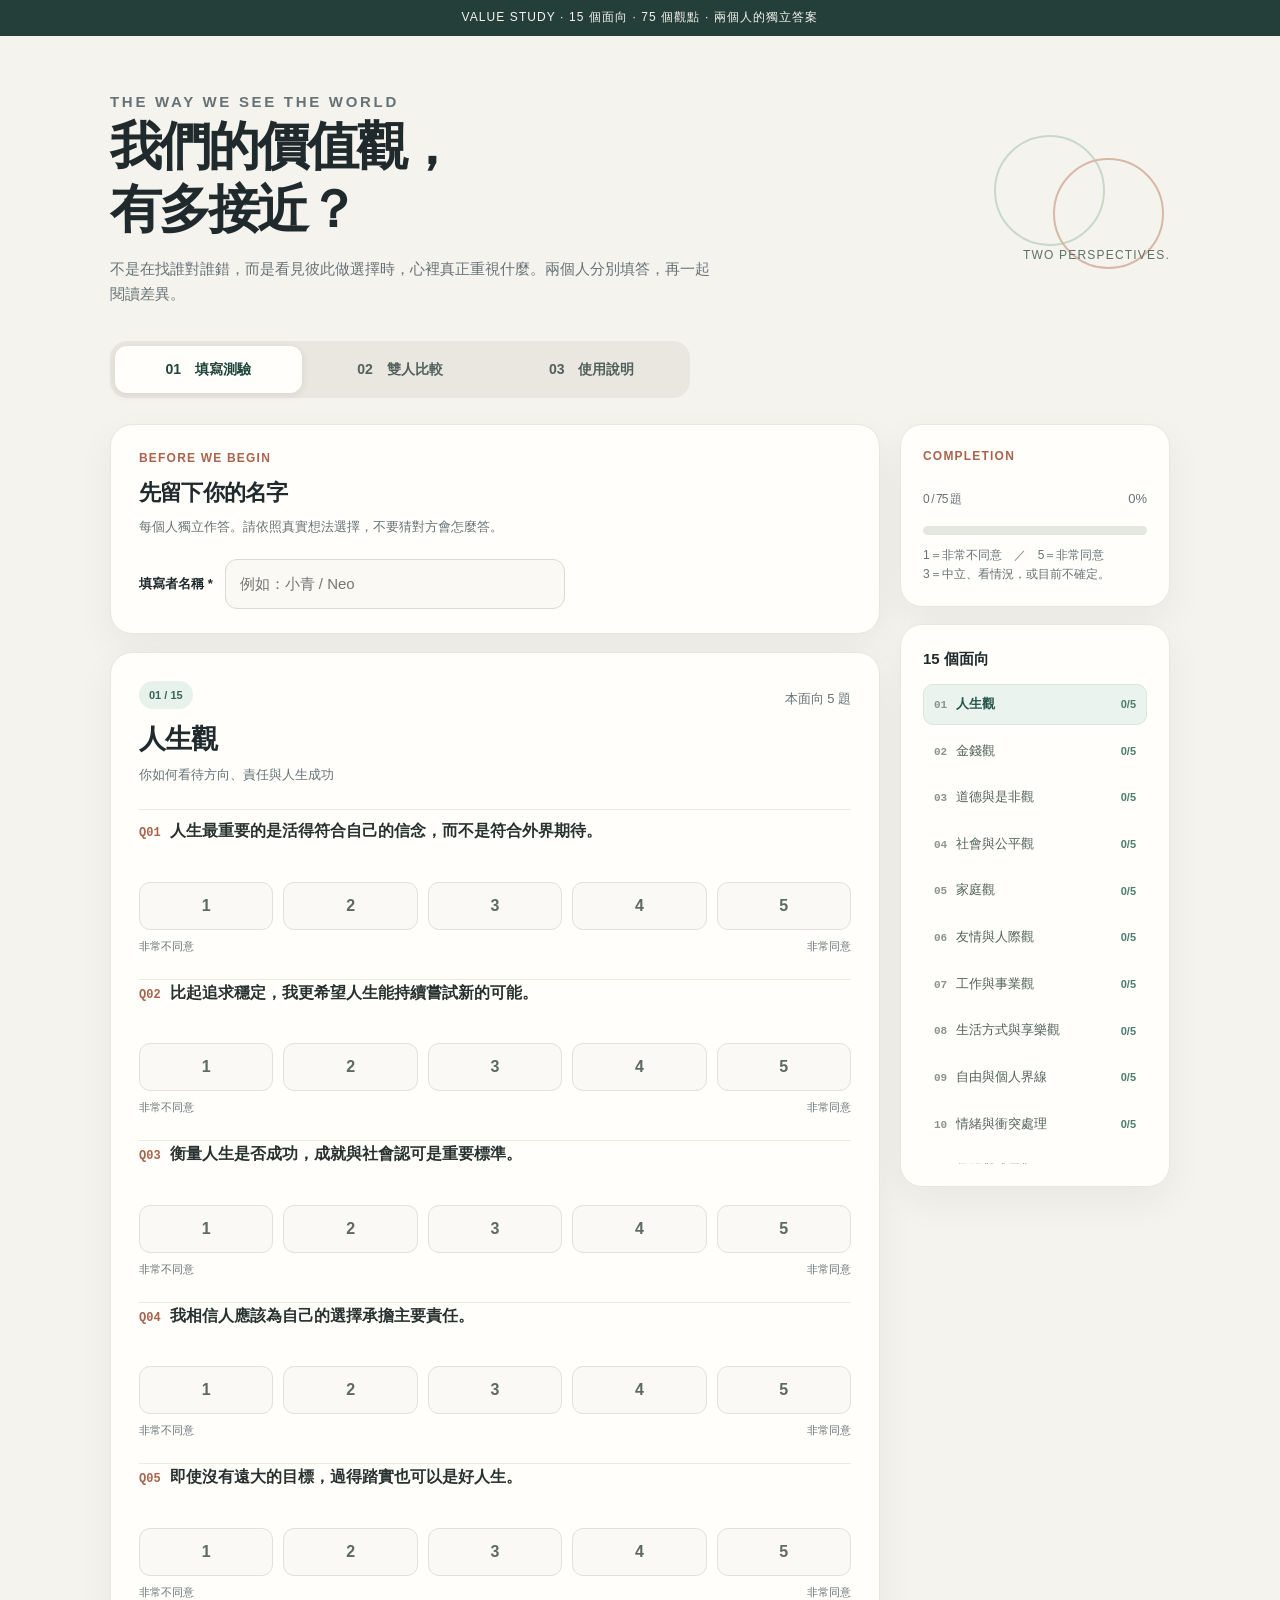
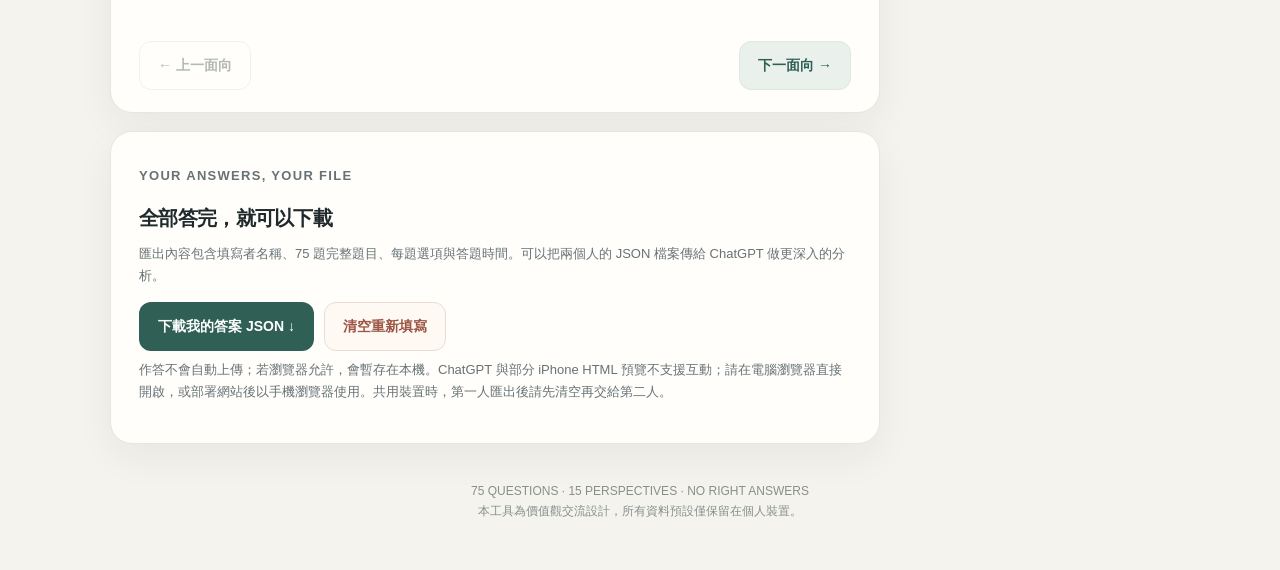
<file: values-quiz/index.html>
<!DOCTYPE html>
<html lang="zh-Hant">
<head>
<meta charset="UTF-8">
<meta name="viewport" content="width=device-width, initial-scale=1.0, viewport-fit=cover">
<meta name="color-scheme" content="light">
<meta name="theme-color" content="#f5f3ee">
<title>雙人全方位價值觀測驗｜75 題 × 15 面向</title>
<style>
:root{--bg:#f5f3ee;--ink:#202a2d;--muted:#677276;--soft:#e8e4da;--card:#fffefb;--green:#2f5f55;--greenlight:#e8f2ed;--brown:#aa644c;--shadow:0 14px 38px rgba(24,34,32,.055);--r:22px}
*{box-sizing:border-box}html{scroll-behavior:smooth}body{margin:0;background:var(--bg);color:var(--ink);font-family:-apple-system,BlinkMacSystemFont,"Noto Sans TC","PingFang TC","Microsoft JhengHei",sans-serif;font-size:15px;line-height:1.65}button,input{font:inherit}button{cursor:pointer}button:disabled{cursor:not-allowed;opacity:.48}a{color:inherit}button:focus-visible,input:focus-visible,.file-drop:focus-within{outline:3px solid #90b4a9;outline-offset:3px}
.container{width:min(1060px,calc(100% - 36px));margin-inline:auto}
.topline{background:#243f3a;color:#f6f4eb;text-align:center;padding:8px 20px;font-size:12px;letter-spacing:.09em}
.hero{padding:54px 0 34px}.hero-grid{display:flex;gap:32px;align-items:end;justify-content:space-between}.eyebrow{font-size:12px;letter-spacing:.18em;font-weight:700;color:var(--green);margin:0 0 12px}.hero h1{font-size:clamp(31px,5vw,52px);line-height:1.22;letter-spacing:-.055em;margin:0 0 16px;font-weight:800}.hero p{color:var(--muted);margin:0;max-width:600px;font-size:15px}.hero-art{flex:none;width:180px;height:135px;position:relative;align-self:center}.circle{position:absolute;border-radius:50%;border:2px solid #c8d8c9;width:111px;height:111px;top:4px;left:4px}.circle.two{left:63px;top:27px;border-color:#d7b8a8}.hero-art span{position:absolute;bottom:0;right:0;color:#5f7168;font-size:12px;letter-spacing:.1em}
.nav{display:flex;gap:5px;padding:5px;background:#e9e7df;border-radius:17px;margin:0 0 26px;max-width:580px}.nav button{flex:1;border:0;background:transparent;color:#51605d;padding:12px 8px;border-radius:12px;font-size:14px;font-weight:700}.nav button.active{background:#fffefa;color:#1f453d;box-shadow:0 2px 10px rgba(22,35,33,.09)}
.view{display:none}.view.active{display:block}.layout{display:grid;grid-template-columns:minmax(0,1fr) 270px;gap:20px;align-items:start}.panel{background:var(--card);border:1px solid #e9e6de;box-shadow:var(--shadow);border-radius:var(--r)}.identity{padding:24px 28px;margin-bottom:18px}.small-heading{font-size:12px;color:var(--brown);font-weight:800;letter-spacing:.1em;text-transform:uppercase;margin:0 0 6px}.panel h2{margin:0;font-size:22px;letter-spacing:-.035em}.support{font-size:13px;color:var(--muted);margin:5px 0 0}.name-wrap{display:flex;gap:12px;align-items:center;margin-top:21px}.name-wrap label{font-size:13px;white-space:nowrap;font-weight:700}.name-wrap input{width:100%;max-width:340px;background:#faf9f4;border:1px solid #dadbd4;border-radius:12px;padding:12px 14px;color:var(--ink)}
.section{padding:28px 28px 22px}.sec-top{display:flex;align-items:flex-start;justify-content:space-between;gap:16px;border-bottom:1px solid #eeeae2;padding-bottom:24px;margin-bottom:8px}.sec-number{display:inline-block;background:var(--greenlight);color:#376559;padding:5px 10px;border-radius:999px;font-size:11px;font-weight:800;white-space:nowrap}.section h2{margin:8px 0 2px;font-size:27px}.section-sub{color:var(--muted);font-size:13px;margin:0}.sec-count{font-size:13px;color:var(--muted);white-space:nowrap;padding-top:7px}
.question{padding:22px 0 24px;border:0;border-bottom:1px solid #eeeae2;margin:0;min-width:0}.question:last-of-type{border-bottom:0}.question legend{font-size:15.5px;line-height:1.7;font-weight:650;padding:0;width:100%;color:#27312f}.q-num{font-family:ui-monospace,monospace;font-size:12px;color:var(--brown);margin-right:9px;font-weight:800}.scale{display:grid;grid-template-columns:repeat(5,minmax(0,1fr));gap:10px;margin:15px 0 0}.scale label{display:block;cursor:pointer;position:relative;min-width:0}.scale input{position:absolute;opacity:0;width:100%;height:100%;margin:0;cursor:pointer}.number{min-height:48px;display:flex;justify-content:center;align-items:center;border:1.5px solid #e0e2dc;background:#faf9f5;border-radius:11px;font-weight:750;font-size:16px;color:#5d6965;transition:background .15s,border-color .15s,transform .15s}.scale input:checked+.number{background:var(--green);border-color:var(--green);color:white;box-shadow:0 4px 10px rgba(47,95,85,.17)}.scale input:focus-visible+.number{outline:3px solid #90b4a9;outline-offset:3px}.scale label:hover .number{border-color:#759d90}.scale-labels{display:flex;justify-content:space-between;font-size:11px;color:var(--muted);margin-top:7px}.question.missing legend{color:#a34b34}.question.missing .scale{border-radius:12px;outline:2px solid #df9b86;outline-offset:5px}
.section-actions{display:flex;gap:10px;align-items:center;justify-content:space-between;margin-top:16px;flex-wrap:wrap}.btn{border:1px solid transparent;border-radius:12px;padding:12px 18px;font-size:14px;font-weight:750;min-height:46px}.btn.primary{background:var(--green);color:white}.btn.primary:hover{background:#21493f}.btn.secondary{color:var(--green);background:#eaf1ec;border-color:#dbe9df}.btn.plain{color:#61716c;background:transparent;border-color:#e2e5de}.btn.danger{color:#9b5544;background:#fff9f4;border-color:#eddbd2}.btn.small{padding:7px 10px;min-height:35px;font-size:12px}.actions-right{display:flex;gap:10px;flex-wrap:wrap}.export-bar{padding:25px 28px;margin-top:18px}.export-bar h2{font-size:20px}.export-bar p{margin:8px 0 16px;color:var(--muted);font-size:13px}.export-controls{display:flex;gap:10px;flex-wrap:wrap}.hint{font-size:12px;color:var(--muted);margin-top:11px}
.sidebar{position:sticky;top:20px;display:flex;flex-direction:column;gap:17px}.sidepanel{padding:22px}.sidepanel h3{font-size:15px;margin:0 0 12px}.progress-header{display:flex;align-items:baseline;justify-content:space-between;gap:10px}.progress-big{font-size:30px;line-height:1.3;letter-spacing:-.03em;font-weight:800;color:var(--green)}.progress-big span{font-size:12px;color:var(--muted);font-weight:500}.track{background:#e4e7e0;border-radius:8px;height:9px;overflow:hidden;margin-top:14px}.fill{height:100%;width:0;background:#58897b;border-radius:8px;transition:width .25s ease}.side-note{font-size:12px;color:var(--muted);line-height:1.6;margin:11px 0 0}.section-nav{display:grid;gap:6px;max-height:480px;overflow:auto;scrollbar-width:thin}.section-nav button{display:flex;align-items:center;justify-content:space-between;width:100%;border:1px solid transparent;background:transparent;color:#52615b;padding:9px 10px;border-radius:10px;gap:8px;text-align:left;font-size:12.5px}.section-nav button:hover{background:#f2f4ee}.section-nav button.current{background:#eaf3ed;color:#225348;border-color:#d9e7dc;font-weight:800}.section-nav .n{font:700 11px ui-monospace,monospace;color:#8a938d;margin-right:9px}.section-nav .done{color:#4d7d6e;font-weight:750;font-size:11px}
.wide-panel{padding:28px;margin-bottom:20px}.wide-panel h2{font-size:23px}.compare-intro{color:var(--muted);margin:10px 0 22px;max-width:730px}.upload-grid{display:grid;grid-template-columns:repeat(2,minmax(0,1fr));gap:14px}.upload-box{display:block;border:1.5px dashed #bfcfc4;background:#fafbf8;border-radius:16px;padding:20px;cursor:pointer;min-height:155px}.upload-box:hover{border-color:#648e80;background:#f6faf6}.upload-title{font-size:15px;font-weight:750}.upload-cta{display:block;margin-top:11px;font-size:13px;color:#52776b}.upload-file{display:block;font-size:12px;color:#4d7e70;word-break:break-all;margin-top:10px}.upload-box input{display:block;width:100%;margin-top:12px;font-size:12px;max-width:100%}.compare-actions{display:flex;gap:12px;margin-top:20px;flex-wrap:wrap}.compare-placeholder{margin:18px 0 0;color:var(--muted);font-size:13px}.result-head{display:flex;align-items:center;gap:20px;flex-wrap:wrap;padding-bottom:18px;border-bottom:1px solid #e9e7de}.result-score{font-size:clamp(44px,9vw,73px);font-weight:850;letter-spacing:-.06em;color:var(--green);line-height:1}.result-score sup{font-size:25px;vertical-align:top;letter-spacing:0;margin-left:3px}.result-meta{font-size:13px;color:var(--muted)}.result-meta strong{display:block;color:var(--ink);font-size:19px;margin:4px 0}.result-foot{font-size:12px;color:var(--muted);margin:16px 0 0}.compare-bars{display:grid;grid-template-columns:repeat(2,minmax(0,1fr));column-gap:24px;row-gap:14px;margin-top:20px}.domain-item{border-bottom:1px solid #efede5;padding-bottom:12px}.domain-head{display:flex;align-items:center;justify-content:space-between;gap:8px;font-size:13px}.domain-head strong{font-size:13px}.domain-head .val{font-weight:800;color:#376b5d;font-variant-numeric:tabular-nums}.domain-track{height:7px;border-radius:9px;background:#e9ece5;overflow:hidden;margin-top:9px}.domain-track span{display:block;background:#85a99a;border-radius:9px;height:100%}.disagree{display:grid;gap:10px;margin-top:19px}.diff-card{border:1px solid #ebe8df;border-radius:14px;padding:14px 16px;background:#fdfcf9}.diff-top{display:flex;justify-content:space-between;gap:12px;font-size:11px;color:var(--muted)}.diff-card p{margin:6px 0 10px;font-size:14px;font-weight:650}.score-pairs{display:flex;gap:10px;flex-wrap:wrap;font-size:12px}.score-pairs span{background:#f0f0e9;border-radius:7px;padding:4px 8px}.score-pairs strong{color:#244d42}.how-grid{display:grid;grid-template-columns:repeat(3,minmax(0,1fr));gap:14px;margin-top:18px}.how-step{border:1px solid #e7e8df;background:#fbfaf6;border-radius:14px;padding:18px}.how-step .step{display:block;font-size:11px;color:var(--brown);font-weight:800;margin-bottom:8px}.how-step strong{font-size:16px}.how-step p{color:var(--muted);font-size:13px;margin:8px 0 0}.faq{margin-top:24px;border-top:1px solid #ece9e1;padding-top:20px}.faq p{font-size:13px;color:var(--muted);margin:5px 0 18px}.faq strong{color:var(--ink)}.notice{background:#eaf1ea;border:1px solid #d8e7db;border-radius:13px;padding:14px 17px;font-size:13px;color:#47675c}.alert{margin-top:14px;border-radius:10px;background:#fff0e9;border:1px solid #f3d2c2;color:#a34831;padding:11px 13px;font-size:13px}.alert:empty{display:none}.footer{padding:38px 0 48px;color:#85908c;text-align:center;font-size:12px}
.preview-warning{width:min(1060px,calc(100% - 36px));margin:16px auto 0;border:1px solid #e2c7a0;border-radius:14px;background:#fff5e5;color:#6e4b23;padding:13px 17px;font-size:13px;line-height:1.6}
html.js-enabled .preview-warning{display:none}
[hidden]{display:none!important}
@media(max-width:840px){.layout{grid-template-columns:1fr}.sidebar{position:static;display:grid;grid-template-columns:1fr}.sidebar .section-menu{display:none}.hero-art{width:130px;transform:scale(.85);transform-origin:right}.section{padding:24px}.identity,.export-bar{padding:22px}}
@media(max-width:580px){.container{width:calc(100% - 26px)}.hero{padding:36px 0 24px}.hero-grid{gap:8px}.hero-art{display:none}.hero h1{font-size:35px}.hero p{font-size:13px}.nav{margin-bottom:16px}.nav button{font-size:12px;padding:10px 4px}.identity,.section,.export-bar,.wide-panel{padding:19px}.name-wrap{align-items:stretch;flex-direction:column;gap:6px}.name-wrap input{max-width:none}.sec-top{gap:6px;padding-bottom:18px}.section h2{font-size:24px}.sec-count{font-size:11px}.question{padding:20px 0}.question legend{font-size:14.5px}.scale{gap:7px}.number{min-height:47px}.section-actions{align-items:stretch}.section-actions>.btn{flex:1}.actions-right{flex:1}.actions-right>.btn{flex:1;padding-inline:9px}.upload-grid,.compare-bars,.how-grid{grid-template-columns:1fr}.result-head{gap:12px}.sidepanel{padding:18px}.export-controls>.btn{flex:1}.topline{font-size:10px}}
@media(prefers-reduced-motion:reduce){html{scroll-behavior:auto}*,*:before,*:after{transition:none!important}}
</style>
</head>
<body>
<div class="preview-warning" role="status"><strong>目前是檔案預覽模式，可能無法點擊！</strong> 如果「下一面向」或 1～5 分都沒反應，代表這個預覽沒有執行互動程式。請下載 HTML，在電腦 Safari／Chrome 開啟，或將網站部署後用手機 Safari 開啟；不要在 ChatGPT 或 iPhone「檔案」的快速預覽中填答。</div>
<div class="topline">VALUE STUDY · 15 個面向 · 75 個觀點 · 兩個人的獨立答案</div>
<header class="hero container">
  <div class="hero-grid"><div><p class="eyebrow">THE WAY WE SEE THE WORLD</p><h1>我們的價值觀，<br>有多接近？</h1><p>不是在找誰對誰錯，而是看見彼此做選擇時，心裡真正重視什麼。兩個人分別填答，再一起閱讀差異。</p></div><div class="hero-art" aria-hidden="true"><div class="circle"></div><div class="circle two"></div><span>TWO PERSPECTIVES.</span></div></div>
</header>
<main class="container">
<nav class="nav" aria-label="主選單"><button class="active" type="button" data-view="quiz" aria-current="page">01　填寫測驗</button><button type="button" data-view="compare">02　雙人比較</button><button type="button" data-view="guide">03　使用說明</button></nav>
<section id="view-quiz" class="view active" aria-label="測驗題目">
 <div class="layout"><div>
 <div class="panel identity"><p class="small-heading">BEFORE WE BEGIN</p><h2>先留下你的名字</h2><p class="support">每個人獨立作答。請依照真實想法選擇，不要猜對方會怎麼答。</p><div class="name-wrap"><label for="person-name">填寫者名稱 <span aria-hidden="true">*</span></label><input id="person-name" type="text" placeholder="例如：小青 / Neo" maxlength="40" autocomplete="name" required></div></div>
 <div class="panel section" id="question-panel"><div class="sec-top"><div><span class="sec-number" id="section-badge"></span><h2 id="section-title"></h2><p class="section-sub" id="section-subtitle"></p></div><div class="sec-count" id="section-count"></div></div><div id="question-list"></div><div class="section-actions"><button class="btn plain" id="prev-btn" type="button">← 上一面向</button><div class="actions-right"><button class="btn secondary" id="next-btn" type="button">下一面向 →</button><button class="btn primary" id="finish-btn" type="button" hidden>檢查並下載 JSON ↓</button></div></div></div>
 <div class="panel export-bar"><p class="small-heading">YOUR ANSWERS, YOUR FILE</p><h2>全部答完，就可以下載</h2><p>匯出內容包含填寫者名稱、75 題完整題目、每題選項與答題時間。可以把兩個人的 JSON 檔案傳給 ChatGPT 做更深入的分析。</p><div class="export-controls"><button id="download-btn" type="button" class="btn primary">下載我的答案 JSON ↓</button><button id="reset-btn" type="button" class="btn danger">清空重新填寫</button></div><div id="quiz-alert" class="alert" role="alert" aria-live="polite"></div><p class="hint">作答不會自動上傳；若瀏覽器允許，會暫存在本機。ChatGPT 與部分 iPhone HTML 預覽不支援互動；請在電腦瀏覽器直接開啟，或部署網站後以手機瀏覽器使用。共用裝置時，第一人匯出後請先清空再交給第二人。</p></div>
 </div><aside class="sidebar"><div class="panel sidepanel"><p class="small-heading">COMPLETION</p><div class="progress-header"><div class="progress-big"><span id="progress-count">0</span><span> / 75 題</span></div><span id="progress-percent" class="support">0%</span></div><div class="track" role="progressbar" aria-label="填寫進度" aria-valuemin="0" aria-valuemax="75" aria-valuenow="0" id="progress-track"><div class="fill" id="progress-fill"></div></div><p class="side-note">1＝非常不同意　／　5＝非常同意<br>3＝中立、看情況，或目前不確定。</p></div><div class="panel sidepanel section-menu"><h3>15 個面向</h3><div class="section-nav" id="section-nav"></div></div></aside></div>
</section>
<section id="view-compare" class="view" aria-label="雙人比對">
<div class="panel wide-panel"><p class="small-heading">TWO PEOPLE · ONE CONVERSATION</p><h2>匯入兩份答案，看看彼此的距離</h2><p class="compare-intro">兩個人可以在不同手機或電腦填答同一份 HTML。各自下載 JSON 後，在這裡選取兩個檔案即可在本機比較，不需要上傳到網站。</p>
<div class="upload-grid"><label class="upload-box"><span class="small-heading">PERSON A</span><span class="upload-title">第一位填寫者</span><span class="upload-cta">選擇第一份 JSON</span><input type="file" id="file-a" accept=".json,application/json"><span class="upload-file" id="file-a-label">尚未選擇</span></label><label class="upload-box"><span class="small-heading">PERSON B</span><span class="upload-title">第二位填寫者</span><span class="upload-cta">選擇第二份 JSON</span><input type="file" id="file-b" accept=".json,application/json"><span class="upload-file" id="file-b-label">尚未選擇</span></label></div>
<div class="compare-actions"><button type="button" id="compare-btn" class="btn primary">產生雙人比較報告 →</button></div><div id="compare-alert" class="alert" role="alert" aria-live="polite"></div><p class="compare-placeholder">你會看到整體回答接近度、15 個面向的差異，以及最值得討論的題目。</p></div>
<div id="result-panel" hidden aria-live="polite"><div class="panel wide-panel"><p class="small-heading">YOUR VALUE ALIGNMENT</p><div class="result-head"><div class="result-score" id="result-score"></div><div class="result-meta"><span>整體回答接近度</span><strong id="result-names"></strong><span id="result-level"></span></div></div><p class="result-foot" id="result-note"></p></div><div class="panel wide-panel"><p class="small-heading">15 DIMENSIONS</p><h2>各面向接近程度</h2><p class="support">分數越高，代表你們在該面向的五題作答差距越小。</p><div class="compare-bars" id="compare-bars"></div></div><div class="panel wide-panel"><p class="small-heading">POINTS TO TALK ABOUT</p><h2>最值得聊聊的差異</h2><p class="support">這些不是問題清單，而是彼此優先順序可能不同的線索。</p><div class="disagree" id="disagree-list"></div><div class="notice" style="margin-top:20px">想要更深入的解讀？把兩份原始 JSON 檔案直接傳給 ChatGPT，請它分析：相似程度、互補之處、重大分歧與適合討論的具體情境。</div></div></div>
</section>
<section id="view-guide" class="view" aria-label="使用說明"><div class="panel wide-panel"><p class="small-heading">HOW IT WORKS</p><h2>一份測驗，兩種角度</h2><div class="how-grid"><div class="how-step"><span class="step">STEP 01</span><strong>各自填答</strong><p>打開同一份 HTML，輸入自己的名字，完成 15 大面向共 75 題。請依個人想法回答。</p></div><div class="how-step"><span class="step">STEP 02</span><strong>各自下載</strong><p>每題都答完後下載 JSON。若共用裝置，第一人下載後點「清空重新填寫」。</p></div><div class="how-step"><span class="step">STEP 03</span><strong>比較與討論</strong><p>在「雙人比較」匯入兩份 JSON 查看簡易結果；也可把兩份 JSON 傳給 ChatGPT 深度分析。</p></div></div><div class="faq"><strong>如何分享給另一個人？</strong><p>把這份 HTML 檔傳給對方即可離線開啟。HTML 檔本身不是公開網址；若要產生可分享連結，需部署到 GitHub Pages、Netlify 或其他靜態網頁服務。</p><strong>這份測驗會上傳個資嗎？</strong><p>不會。題目與比較功能都在你的瀏覽器執行；若瀏覽器允許，正在填寫的資料會暫存在本機瀏覽器，直到你清空。匯出的 JSON 只會在你主動分享時離開裝置。</p><strong>分數怎麼算？</strong><p>每題的差距為兩人分數相差的絕對值（0～4）。接近度 =（1 − 所有題目的平均差距 ÷ 4）× 100%。100% 代表 75 題選擇完全相同，不等於心理學上「100% 相容」。每面向則以該面向五題計算。</p><strong>這是心理診斷或正式量表嗎？</strong><p>不是。本測驗為對話與自我探索設計，未經信效度驗證。單一題目的答案可能受語境與當下狀態影響，尤其第 3 分可能代表中立、猶豫或視情況而定。請把差異作為討論起點，而不是判斷誰對誰錯。</p></div></div></section>
</main><footer class="footer container">75 QUESTIONS · 15 PERSPECTIVES · NO RIGHT ANSWERS<br>本工具為價值觀交流設計，所有資料預設僅保留在個人裝置。</footer>
<script>
'use strict';
const SECTIONS = [{"id":"life","name":"人生觀","subtitle":"你如何看待方向、責任與人生成功","questions":[{"id":"Q01","text":"人生最重要的是活得符合自己的信念，而不是符合外界期待。"},{"id":"Q02","text":"比起追求穩定，我更希望人生能持續嘗試新的可能。"},{"id":"Q03","text":"衡量人生是否成功，成就與社會認可是重要標準。"},{"id":"Q04","text":"我相信人應該為自己的選擇承擔主要責任。"},{"id":"Q05","text":"即使沒有遠大的目標，過得踏實也可以是好人生。"}]},{"id":"money","name":"金錢觀","subtitle":"安全、消費、儲蓄與金錢分配","questions":[{"id":"Q06","text":"金錢帶來的安全感，比它能買到的享受更重要。"},{"id":"Q07","text":"只要負擔得起，我願意花較多錢換取時間與便利。"},{"id":"Q08","text":"為了長期財務目標，我願意明顯降低眼前消費。"},{"id":"Q09","text":"在不影響基本生活的情況下，我願意用錢支持重要的人。"},{"id":"Q10","text":"我認為享受當下值得花錢，不必每筆消費都追求划算。"}]},{"id":"ethics","name":"道德與是非觀","subtitle":"原則、動機、規則、責任與寬容","questions":[{"id":"Q11","text":"即使結果對大家有好處，也不應為此說謊。"},{"id":"Q12","text":"評價一個行為時，我更看重動機，而不只是結果。"},{"id":"Q13","text":"我認為規則在特殊情況下可以通融。"},{"id":"Q14","text":"看到身邊的人做錯事，即使會影響關係也應直接指出。"},{"id":"Q15","text":"對犯錯的人，給予改過機會比嚴厲懲罰更重要。"}]},{"id":"society","name":"社會與公平觀","subtitle":"機會、公平、權利與公共資源","questions":[{"id":"Q16","text":"社會應提供更多資源，協助起跑點不平等的人。"},{"id":"Q17","text":"一個人的成就主要應由努力與能力決定，而不是身分背景。"},{"id":"Q18","text":"為了降低貧富差距，我能接受自己負擔更多稅。"},{"id":"Q19","text":"公共政策應優先保障多數人的利益，即使少數人因此不方便。"},{"id":"Q20","text":"不同生活方式與身分的人，都應擁有相同的基本權利。"}]},{"id":"family","name":"家庭觀","subtitle":"親情、孝道、成家與自主決定","questions":[{"id":"Q21","text":"成年人應將自己的生活選擇放在父母期待之前。"},{"id":"Q22","text":"即使與家人意見不同，我也願意定期維繫聯繫。"},{"id":"Q23","text":"家人遇到經濟困難時，我會優先提供協助，即使影響個人計畫。"},{"id":"Q24","text":"成家與否，不應成為衡量人生是否完整的標準。"},{"id":"Q25","text":"家庭的重要決策應由成員共同討論，而不是由長輩決定。"}]},{"id":"friends","name":"友情與人際觀","subtitle":"友誼深度、相處距離與坦誠","questions":[{"id":"Q26","text":"朋友遇到困難時，我願意主動騰出時間陪伴。"},{"id":"Q27","text":"真正的朋友可以長時間不聯絡，感情仍然不變。"},{"id":"Q28","text":"當朋友和我有重大價值觀差異時，我仍能保持親近關係。"},{"id":"Q29","text":"維持少數深厚的友誼，比結交很多人更重要。"},{"id":"Q30","text":"朋友越界或讓我不舒服時，我會直接說清楚。"}]},{"id":"career","name":"工作與事業觀","subtitle":"野心、穩定、投入與職場合作","questions":[{"id":"Q31","text":"我願意為有發展性的工作，犧牲部分休閒時間。"},{"id":"Q32","text":"穩定的收入，比做自己熱愛的工作更重要。"},{"id":"Q33","text":"一份工作應該提供清楚的升遷或成長機會。"},{"id":"Q34","text":"即使工作表現優秀，我也不希望工作成為自我價值的主要來源。"},{"id":"Q35","text":"在工作中，比起個人表現，我更重視團隊成果。"}]},{"id":"lifestyle","name":"生活方式與享樂觀","subtitle":"規律、探索、消費體驗與休息","questions":[{"id":"Q36","text":"我更喜歡事先規劃休假，而不是當天隨性決定。"},{"id":"Q37","text":"我願意為美食、旅行或體驗花錢，即使不能留下實體物品。"},{"id":"Q38","text":"規律、固定的生活節奏讓我感到舒適。"},{"id":"Q39","text":"比起熱鬧活動，我更享受安靜的個人時間。"},{"id":"Q40","text":"休息時不追求效率，我也不會覺得浪費時間。"}]},{"id":"boundaries","name":"自由與個人界線","subtitle":"自主性、隱私與關係中的界線","questions":[{"id":"Q41","text":"即使關係親近，也應尊重彼此的私人空間。"},{"id":"Q42","text":"別人希望我配合時，我會優先衡量自己的意願。"},{"id":"Q43","text":"我不喜歡別人未經同意查看我的手機或私人物品。"},{"id":"Q44","text":"為了維持關係和諧，我有時願意放棄自己的界線。"},{"id":"Q45","text":"對於重要決定，我希望保有最後的自主權。"}]},{"id":"conflict","name":"情緒與衝突處理","subtitle":"表達、理解、修復與分歧","questions":[{"id":"Q46","text":"有衝突時，我傾向先冷靜一段時間再談。"},{"id":"Q47","text":"有不滿時，我認為直接說出來比忍耐好。"},{"id":"Q48","text":"即使對方語氣不好，我仍願意先理解對方的情緒原因。"},{"id":"Q49","text":"爭執時，我更重視把問題解決，而不是釐清誰對誰錯。"},{"id":"Q50","text":"我能接受關係中的問題，有時無法立刻達成共識。"}]},{"id":"growth","name":"學習與成長觀","subtitle":"求知、改變觀點、方法與回饋","questions":[{"id":"Q51","text":"我喜歡主動學習與目前工作無直接關係的新事物。"},{"id":"Q52","text":"遇到與原本觀點相反的證據時，我願意調整立場。"},{"id":"Q53","text":"與其反覆試錯，我更傾向先研究成熟的方法。"},{"id":"Q54","text":"保持廣泛的好奇心，比持續追求單一領域的專精更重要。"},{"id":"Q55","text":"當別人指出我的不足時，我通常願意把它視為改善機會。"}]},{"id":"technology","name":"科技與環境觀","subtitle":"隱私、AI、環境與公共利益","questions":[{"id":"Q56","text":"新科技帶來便利時，我願意接受一定程度的個資使用。"},{"id":"Q57","text":"我會為了降低環境負擔，而改變自己的消費習慣。"},{"id":"Q58","text":"人工智慧應受到明確規範，即使會減緩發展速度。"},{"id":"Q59","text":"即使價格更高，我也願意選擇較環保的產品。"},{"id":"Q60","text":"比起持續推出新科技，我更在意既有科技是否人人都能使用。"}]},{"id":"risk","name":"風險與安全觀","subtitle":"冒險、預備方案與不確定性","questions":[{"id":"Q61","text":"面對不確定的選擇，我傾向先試再調整。"},{"id":"Q62","text":"做重大決定前，我需要有明確的備案。"},{"id":"Q63","text":"我願意為可能的大回報，承擔較高的失敗風險。"},{"id":"Q64","text":"即使周圍的人都贊成，我仍會仔細評估最壞情況。"},{"id":"Q65","text":"即使結果不如預期，嘗試過也比沒做更讓我安心。"}]},{"id":"romance","name":"愛情與親密關係觀","subtitle":"相處、獨立、財務溝通與日常陪伴","questions":[{"id":"Q66","text":"親密關係中，坦誠分享感受比避免衝突更重要。"},{"id":"Q67","text":"伴侶之間應維持各自獨立的興趣與社交圈。"},{"id":"Q68","text":"我期待親密關係中的重大財務決策能共同討論。"},{"id":"Q69","text":"在關係中，日常陪伴比特別的浪漫驚喜更重要。"},{"id":"Q70","text":"即使相愛，兩個人也不需要在所有重要事情上達成一致。"}]},{"id":"happiness","name":"生命與幸福觀","subtitle":"幸福、意義、當下與自我接納","questions":[{"id":"Q71","text":"幸福主要來自日常的小事，而不是重大成就。"},{"id":"Q72","text":"我願意為了有意義的目標，承受一段時間的不快樂。"},{"id":"Q73","text":"即使生命有許多不確定，我仍能感受到值得期待的事。"},{"id":"Q74","text":"比起留下可被他人記得的成就，我更重視親身體驗生活。"},{"id":"Q75","text":"即使沒有持續進步，我也能接納自己目前的狀態。"}]}];
const ALL = SECTIONS.flatMap(s=>s.questions.map(q=>({id:q.id,text:q.text,sectionId:s.id,sectionName:s.name})));
const ANSWER_LABELS = ['非常不同意','不同意','普通／看情況','同意','非常同意'];
const STORAGE_KEY = 'dual-values-quiz-draft-v1';
let answers = {};
let activeIndex = 0;
const $ = id => document.getElementById(id);
function esc(s){return String(s).replace(/[&<>"']/g,c=>({'&':'&amp;','<':'&lt;','>':'&gt;','"':'&quot;',"'":'&#39;'}[c]));}
function save(){try{localStorage.setItem(STORAGE_KEY,JSON.stringify({name:$('person-name').value,answers,activeIndex}));}catch(e){/* Browser may block local storage. Export still works. */}}
function load(){try{const saved=JSON.parse(localStorage.getItem(STORAGE_KEY)||'null');if(saved && typeof saved==='object'){$('person-name').value=typeof saved.name==='string'?saved.name.slice(0,40):'';const valid=new Set(ALL.map(q=>q.id));for(const [id,score] of Object.entries(saved.answers||{})){if(valid.has(id)&&Number.isInteger(score)&&score>=1&&score<=5)answers[id]=score;}if(Number.isInteger(saved.activeIndex)&&saved.activeIndex>=0&&saved.activeIndex<15)activeIndex=saved.activeIndex;}}catch(e){/* Invalid saved data safely ignored. */}}
function countFilled(){return ALL.filter(q=>Number.isInteger(answers[q.id])).length;}
function updateProgress(){const n=countFilled();$('progress-count').textContent=n;$('progress-percent').textContent=Math.round(n/75*100)+'%';$('progress-fill').style.width=(n/75*100)+'%';$('progress-track').setAttribute('aria-valuenow',n);renderSectionNav();}
function renderSectionNav(){const node=$('section-nav');node.innerHTML=SECTIONS.map((s,i)=>{const cnt=s.questions.filter(q=>Number.isInteger(answers[q.id])).length;return `<button type="button" data-index="${i}" class="${i===activeIndex?'current':''}" ${i===activeIndex?'aria-current="step"':''}><span><span class="n">${String(i+1).padStart(2,'0')}</span>${esc(s.name)}</span><span class="done">${cnt}/5</span></button>`;}).join('');}
function renderSection(){const s=SECTIONS[activeIndex];$('section-badge').textContent=String(activeIndex+1).padStart(2,'0')+' / 15';$('section-title').textContent=s.name;$('section-subtitle').textContent=s.subtitle;$('section-count').textContent='本面向 5 題';$('question-list').innerHTML=s.questions.map((q,i)=>{const absolute=activeIndex*5+i+1;return `<fieldset class="question" id="field-${q.id}"><legend><span class="q-num">Q${String(absolute).padStart(2,'0')}</span>${esc(q.text)}</legend><div class="scale" role="group" aria-label="同意程度">${[1,2,3,4,5].map(v=>`<label><input type="radio" name="${q.id}" value="${v}" ${answers[q.id]===v?'checked':''} aria-label="${v} 分：${ANSWER_LABELS[v-1]}"><span class="number">${v}</span></label>`).join('')}</div><div class="scale-labels"><span>非常不同意</span><span>非常同意</span></div></fieldset>`;}).join('');$('prev-btn').disabled=activeIndex===0;$('next-btn').hidden=activeIndex===14;$('finish-btn').hidden=activeIndex!==14;updateProgress();}
function jumpTo(i,scroll=true){activeIndex=Math.max(0,Math.min(14,i));renderSection();save();if(scroll){$('question-panel').scrollIntoView({behavior:'smooth',block:'start'});}}
function showQuizError(msg){$('quiz-alert').textContent=msg;}
function download(){showQuizError('');const name=$('person-name').value.trim();if(!name){showQuizError('請先填寫填寫者名稱。');switchView('quiz');$('person-name').focus();return;}
 const missing=ALL.find(q=>!Number.isInteger(answers[q.id]));if(missing){const idx=SECTIONS.findIndex(s=>s.id===missing.sectionId);switchView('quiz');jumpTo(idx);const field=$('field-'+missing.id);field.classList.add('missing');showQuizError(`還有 ${75-countFilled()} 題未作答，請先完成所有題目。已跳到第一題尚未完成的地方。`);field.scrollIntoView({behavior:'smooth',block:'center'});return;}
 const now=new Date().toISOString();const data={schema:'dual-values-75-v1',testTitle:'雙人全方位價值觀測驗',respondent:{name,completedAt:now},scale:{minimum:1,maximum:5,labels:ANSWER_LABELS},questionCount:75,sectionCount:15,sections:SECTIONS.map(s=>({id:s.id,name:s.name,questions:s.questions.map(q=>({id:q.id,question:q.text,score:answers[q.id],answerLabel:ANSWER_LABELS[answers[q.id]-1]}))})),answers:ALL.map(q=>({id:q.id,sectionId:q.sectionId,sectionName:q.sectionName,question:q.text,score:answers[q.id],answerLabel:ANSWER_LABELS[answers[q.id]-1]}))};
 const blob=new Blob([JSON.stringify(data,null,2)],{type:'application/json;charset=utf-8'});const url=URL.createObjectURL(blob);const anchor=document.createElement('a');anchor.href=url;anchor.download=`價值觀測驗_${name.replace(/[\\/:*?"<>|\x00-\x1f]/g,'_').slice(0,30)}_${new Date().getFullYear()}-${String(new Date().getMonth()+1).padStart(2,'0')}-${String(new Date().getDate()).padStart(2,'0')}.json`;document.body.appendChild(anchor);anchor.click();anchor.remove();setTimeout(()=>URL.revokeObjectURL(url),15000);showQuizError('已準備下載 JSON。可切到「雙人比較」匯入兩份檔案。');}
function switchView(view){document.querySelectorAll('.view').forEach(el=>el.classList.toggle('active',el.id==='view-'+view));document.querySelectorAll('.nav button').forEach(btn=>{const active=btn.dataset.view===view;btn.classList.toggle('active',active);if(active)btn.setAttribute('aria-current','page');else btn.removeAttribute('aria-current');});window.scrollTo({top:0,behavior:'smooth'});}
function cleanAnswers(fileData){if(!fileData||fileData.schema!=='dual-values-75-v1'||!Array.isArray(fileData.answers)||fileData.answers.length!==75){throw new Error('檔案不是本測驗匯出的完整 75 題 JSON。');}const map=new Map();for(const a of fileData.answers){if(!a||typeof a.id!=='string'||!Number.isInteger(a.score)||a.score<1||a.score>5||map.has(a.id)){throw new Error('檔案的題號或答案有缺漏、重複或不合規則。');}map.set(a.id,a.score);}if(map.size!==75||ALL.some(q=>!map.has(q.id))){throw new Error('檔案缺少題目或題號與本版本不相符。');}const name=fileData.respondent?.name;if(typeof name!=='string'||!name.trim()){throw new Error('檔案缺少填寫者名稱。');}return {name:name.trim(),scores:map};}
function safeLevel(value){return value>=85?'整體回答高度接近':value>=70?'整體回答多數接近':value>=55?'有些面向呈現明顯差異':'整體回答差異較多';}
async function compare(){const a=$('file-a').files[0],b=$('file-b').files[0];$('compare-alert').textContent='';$('result-panel').hidden=true;if(!a||!b){$('compare-alert').textContent='請先選擇兩份 JSON 檔案。';return;}let A,B;try{A=cleanAnswers(JSON.parse(await a.text()));B=cleanAnswers(JSON.parse(await b.text()));}catch(e){$('compare-alert').textContent='無法比較：'+e.message;return;}
const rows=ALL.map(q=>({...q,a:A.scores.get(q.id),b:B.scores.get(q.id),gap:Math.abs(A.scores.get(q.id)-B.scores.get(q.id))}));const totalGap=rows.reduce((sum,row)=>sum+row.gap,0);const closeness=(1-totalGap/(4*75))*100;const exactMatches=rows.filter(row=>row.gap===0).length;const largeGaps=rows.filter(row=>row.gap>=3).length;const pct=n=>`${Math.round(n)}%`;
$('result-score').innerHTML=`${Math.round(closeness)}<sup>%</sup>`;$('result-names').textContent=`${A.name} × ${B.name}`;$('result-level').textContent=safeLevel(closeness);$('result-note').textContent=`共 ${exactMatches} 題選項完全相同；${largeGaps} 題相差 3～4 分。百分比是作答距離換算，不代表科學驗證的「關係相容率」。`;
const dimensions=SECTIONS.map(s=>{const sub=rows.filter(q=>q.sectionId===s.id);const score=(1-sub.reduce((sum,q)=>sum+q.gap,0)/20)*100;return {name:s.name,score};});$('compare-bars').innerHTML=dimensions.map(d=>`<div class="domain-item"><div class="domain-head"><strong>${esc(d.name)}</strong><span class="val">${pct(d.score)}</span></div><div class="domain-track"><span style="width:${d.score}%"></span></div></div>`).join('');
const differences=rows.filter(q=>q.gap>0).sort((x,y)=>y.gap-x.gap||x.id.localeCompare(y.id));const selected=differences.slice(0,10);$('disagree-list').innerHTML=selected.length?selected.map(q=>`<div class="diff-card"><div class="diff-top"><span>${esc(q.sectionName)} / ${q.id}</span><span>相差 ${q.gap} 分</span></div><p>${esc(q.text)}</p><div class="score-pairs"><span>${esc(A.name)}：<strong>${q.a}</strong> 分</span><span>${esc(B.name)}：<strong>${q.b}</strong> 分</span></div></div>`).join(''):'<div class="notice">你們 75 題的選項完全相同！可以進一步討論：雖然答案相同，背後的原因是不是也一樣？</div>';
$('result-panel').hidden=false;$('result-panel').scrollIntoView({behavior:'smooth',block:'start'});}
$('question-list').addEventListener('change',e=>{if(e.target.matches('input[type=radio]')){answers[e.target.name]=Number(e.target.value);const f=$('field-'+e.target.name);if(f)f.classList.remove('missing');updateProgress();save();showQuizError('');}});
$('person-name').addEventListener('input',save);
$('prev-btn').addEventListener('click',()=>jumpTo(activeIndex-1));$('next-btn').addEventListener('click',()=>jumpTo(activeIndex+1));$('finish-btn').addEventListener('click',download);$('download-btn').addEventListener('click',download);
$('reset-btn').addEventListener('click',()=>{if(!confirm('確定要清空目前的名字與所有 75 題答案嗎？此操作不能復原。'))return;answers={};$('person-name').value='';activeIndex=0;try{localStorage.removeItem(STORAGE_KEY);}catch(e){}renderSection();showQuizError('已清空，可以交給下一位填寫。');$('person-name').focus();});
$('section-nav').addEventListener('click',e=>{const button=e.target.closest('button[data-index]');if(button)jumpTo(Number(button.dataset.index));});
document.querySelectorAll('.nav button').forEach(btn=>btn.addEventListener('click',()=>switchView(btn.dataset.view)));
['a','b'].forEach(who=>$('file-'+who).addEventListener('change',e=>{$('file-'+who+'-label').textContent=e.target.files[0]?.name||'尚未選擇';$('compare-alert').textContent='';}));
$('compare-btn').addEventListener('click',compare);
load();renderSection();document.documentElement.classList.add('js-enabled');
</script>
</body>
</html>
</file>
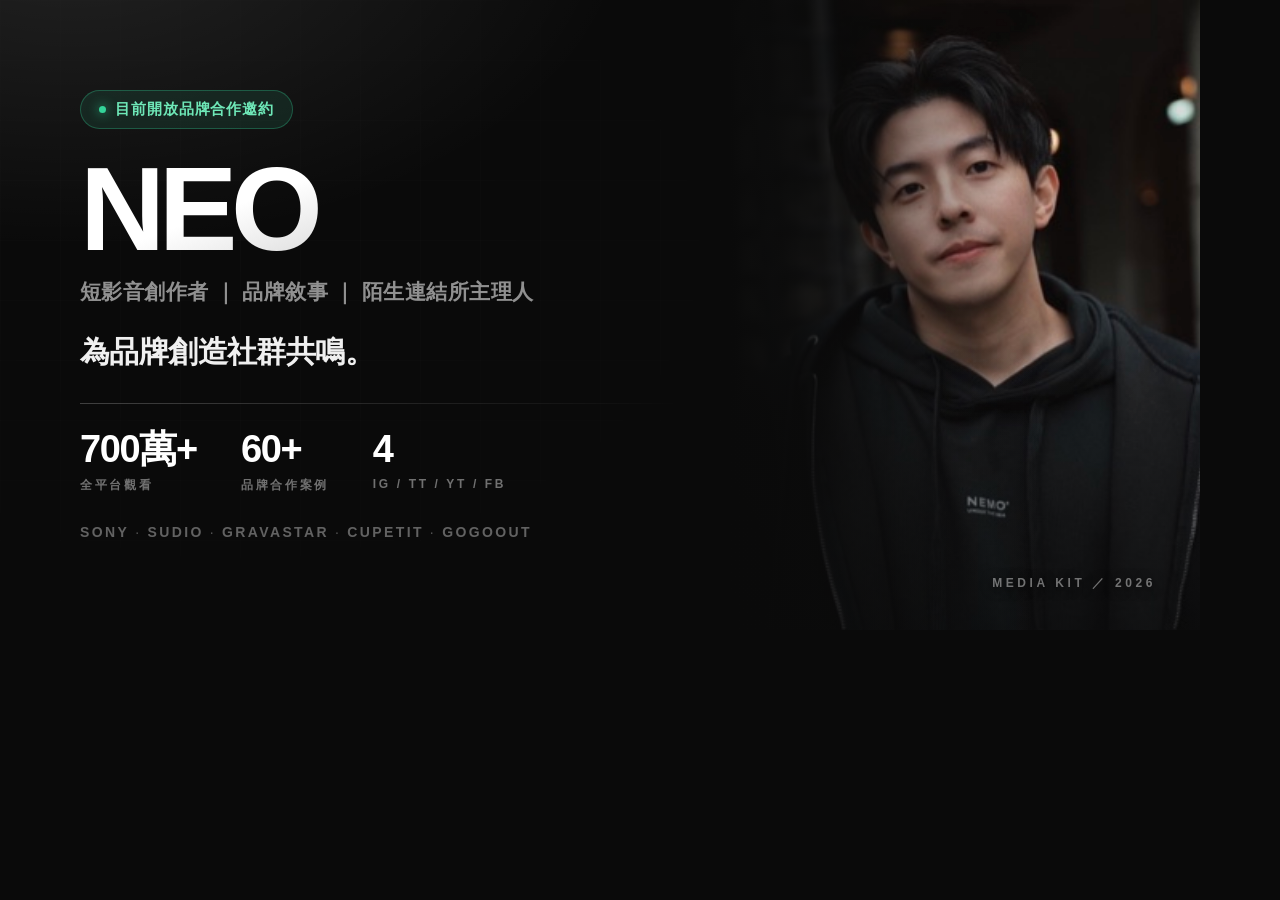
<file: og-source/og-dark.html>
<!DOCTYPE html>
<html lang="zh-TW">
<head>
<meta charset="UTF-8">
<style>
  @font-face { font-family: 'X'; src: local('Inter'); }
  * { margin:0; padding:0; box-sizing:border-box; }
  html, body { width:1200px; height:630px; overflow:hidden; }
  body {
    font-family: 'Inter', -apple-system, 'SF Pro Display', 'Helvetica Neue', 'PingFang TC', 'Noto Sans TC', sans-serif;
    background:#0a0a0a; color:#fff; position:relative;
    -webkit-font-smoothing: antialiased;
  }
  .glow { position:absolute; inset:0;
    background:
      radial-gradient(900px 520px at 6% -12%, rgba(255,255,255,.10), transparent 62%),
      radial-gradient(700px 500px at 96% 110%, rgba(255,255,255,.06), transparent 60%);
  }
  .grid { position:absolute; inset:0; opacity:.30;
    background-image:
      linear-gradient(rgba(255,255,255,.045) 1px, transparent 1px),
      linear-gradient(90deg, rgba(255,255,255,.045) 1px, transparent 1px);
    background-size: 60px 60px;
    -webkit-mask-image: radial-gradient(900px 600px at 20% 40%, #000, transparent 75%);
  }
  .photo { position:absolute; right:0; top:0; width:470px; height:630px; }
  .photo img { width:100%; height:100%; object-fit:cover; object-position:50% 24%; filter:contrast(1.04) saturate(.94); }
  .photo::after { content:''; position:absolute; inset:0;
    background: linear-gradient(90deg, #0a0a0a 0%, rgba(10,10,10,.92) 14%, rgba(10,10,10,.28) 42%, rgba(10,10,10,0) 68%),
                linear-gradient(0deg, rgba(10,10,10,.55), transparent 45%);
  }
  .wrap { position:absolute; left:80px; top:0; width:680px; height:630px;
          display:flex; flex-direction:column; justify-content:center; }

  .pill { display:inline-flex; align-items:center; gap:9px; align-self:flex-start;
          padding:9px 18px; border-radius:999px;
          background:rgba(52,211,153,.10); border:1px solid rgba(52,211,153,.30);
          color:#6ee7b7; font-size:15px; font-weight:700; letter-spacing:.06em; }
  .dot { width:7px; height:7px; border-radius:50%; background:#34d399; box-shadow:0 0 12px #34d399; }

  .name { font-size:118px; line-height:.92; font-weight:800; letter-spacing:-.055em;
          margin-top:26px;
          background:linear-gradient(160deg,#fff 30%, #9a9a9a 100%);
          -webkit-background-clip:text; -webkit-text-fill-color:transparent; }
  .role { margin-top:14px; font-size:21px; font-weight:600; letter-spacing:.02em; color:rgba(255,255,255,.55); }
  .lead { margin-top:24px; font-size:30px; line-height:1.45; font-weight:700; letter-spacing:-.02em; color:rgba(255,255,255,.94); }

  .rule { margin-top:30px; height:1px; width:600px; background:linear-gradient(90deg, rgba(255,255,255,.22), rgba(255,255,255,0)); }

  .stats { margin-top:26px; display:flex; gap:44px; }
  .stat .n { font-size:38px; font-weight:800; letter-spacing:-.035em; line-height:1; }
  .stat .l { margin-top:9px; font-size:12px; font-weight:700; letter-spacing:.22em; color:rgba(255,255,255,.42); }

  .brands { margin-top:30px; font-size:14px; font-weight:700; letter-spacing:.17em;
            color:rgba(255,255,255,.36); }
  .brands b { color:rgba(255,255,255,.30); font-weight:400; padding:0 6px; }

  .corner { position:absolute; right:44px; bottom:38px; font-size:12px; font-weight:800;
            letter-spacing:.3em; color:rgba(255,255,255,.42); text-shadow:0 2px 12px rgba(0,0,0,.8); }
</style>
</head>
<body>
  <div class="glow"></div>
  <div class="grid"></div>
  <div class="photo"><img src="../profile.jpg"></div>

  <div class="wrap">
    <span class="pill"><span class="dot"></span>目前開放品牌合作邀約</span>

    <div class="name">NEO</div>
    <div class="role">短影音創作者 ｜ 品牌敘事 ｜ 陌生連結所主理人</div>

    <div class="lead">為品牌創造社群共鳴。</div>

    <div class="rule"></div>

    <div class="stats">
      <div class="stat"><div class="n">700萬+</div><div class="l">全平台觀看</div></div>
      <div class="stat"><div class="n">60+</div><div class="l">品牌合作案例</div></div>
      <div class="stat"><div class="n">4</div><div class="l">IG / TT / YT / FB</div></div>
    </div>

    <div class="brands">SONY<b>·</b>SUDIO<b>·</b>GRAVASTAR<b>·</b>CUPETIT<b>·</b>GOGOOUT</div>
  </div>

  <div class="corner">MEDIA KIT ／ 2026</div>
</body>
</html>
</file>
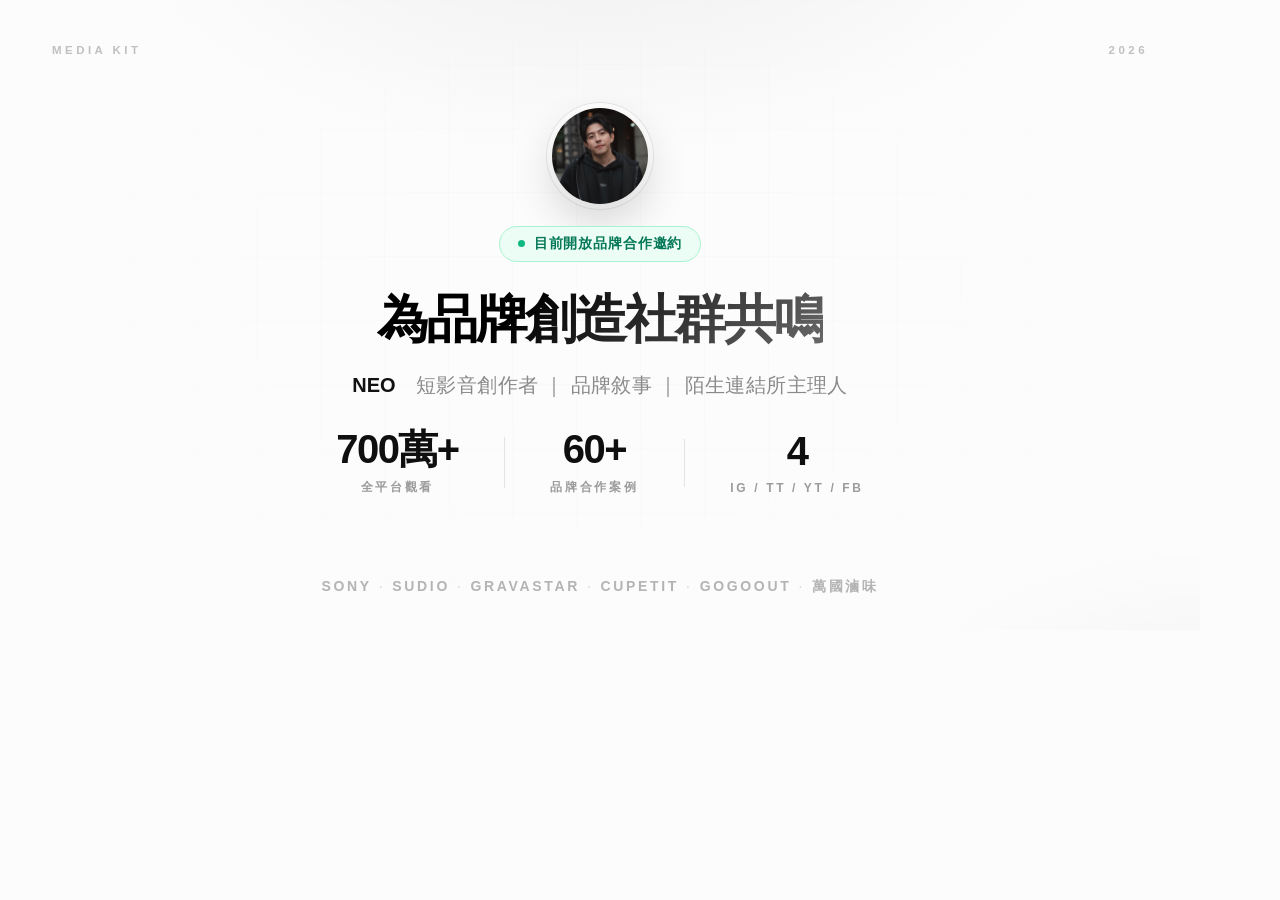
<file: og-source/og-light.html>
<!DOCTYPE html>
<html lang="zh-TW">
<head>
<meta charset="UTF-8">
<style>
  * { margin:0; padding:0; box-sizing:border-box; }
  html, body { width:1200px; height:630px; overflow:hidden; }
  body {
    font-family: 'Inter', -apple-system, 'SF Pro Display', 'Helvetica Neue', 'PingFang TC', 'Noto Sans TC', sans-serif;
    background:#fcfcfc; color:#111; position:relative;
    -webkit-font-smoothing: antialiased;
    display:flex; align-items:center; justify-content:center;
  }
  .bg { position:absolute; inset:0;
    background:
      radial-gradient(760px 420px at 50% -18%, rgba(0,0,0,.055), transparent 65%),
      radial-gradient(520px 320px at 100% 118%, rgba(0,0,0,.04), transparent 62%);
  }
  .grid { position:absolute; inset:0; opacity:.55;
    background-image:
      linear-gradient(rgba(0,0,0,.035) 1px, transparent 1px),
      linear-gradient(90deg, rgba(0,0,0,.035) 1px, transparent 1px);
    background-size:64px 64px;
    -webkit-mask-image: radial-gradient(760px 520px at 50% 45%, #000, transparent 78%);
  }
  .col { position:relative; width:1000px; margin-bottom:26px; text-align:center;
         display:flex; flex-direction:column; align-items:center; }

  .avatar { width:96px; height:96px; border-radius:50%; overflow:hidden;
            box-shadow:0 18px 44px rgba(0,0,0,.16), 0 0 0 5px #fff, 0 0 0 6px rgba(0,0,0,.07); }
  .avatar img { width:100%; height:100%; object-fit:cover; object-position:50% 22%; }

  .pill { margin-top:22px; display:inline-flex; align-items:center; gap:9px;
          padding:8px 18px; border-radius:999px;
          background:#ecfdf5; border:1px solid #a7f3d0; color:#047857;
          font-size:14px; font-weight:700; letter-spacing:.06em; }
  .dot { width:7px; height:7px; border-radius:50%; background:#10b981; }

  h1 { margin-top:24px; font-size:52px; line-height:1.28; font-weight:800; letter-spacing:-.045em;
       background:linear-gradient(135deg,#000 32%, #6a6a6a 100%);
       -webkit-background-clip:text; -webkit-text-fill-color:transparent; }

  .role { margin-top:20px; font-size:20px; font-weight:500; letter-spacing:.02em; color:#8a8a8a; }
  .role strong { color:#111; font-weight:800; letter-spacing:0; }

  .stats { margin-top:30px; display:flex; align-items:center; }
  .stat { padding:0 46px; position:relative; }
  .stat + .stat::before { content:''; position:absolute; left:0; top:8px; bottom:8px; width:1px; background:#e4e4e4; }
  .stat .n { font-size:40px; font-weight:800; letter-spacing:-.04em; line-height:1; color:#0f0f0f; }
  .stat .l { margin-top:10px; font-size:12px; font-weight:700; letter-spacing:.22em; color:#9b9b9b; }

  .brands { position:absolute; left:0; right:0; bottom:34px; text-align:center;
            font-size:14px; font-weight:700; letter-spacing:.19em; color:#b4b4b4; }
  .brands b { font-weight:400; padding:0 7px; color:#d5d5d5; }

  .tag { position:absolute; left:52px; top:44px; font-size:11.5px; font-weight:800;
         letter-spacing:.3em; color:#c0c0c0; }
  .tag2 { position:absolute; right:52px; top:44px; font-size:11.5px; font-weight:800;
          letter-spacing:.3em; color:#c0c0c0; }
</style>
</head>
<body>
  <div class="bg"></div>
  <div class="grid"></div>

  <div class="tag">MEDIA KIT</div>
  <div class="tag2">2026</div>

  <div class="col">
    <div class="avatar"><img src="../profile.jpg"></div>

    <span class="pill"><span class="dot"></span>目前開放品牌合作邀約</span>

    <h1>為品牌創造社群共鳴</h1>

    <div class="role"><strong>NEO</strong>　短影音創作者 ｜ 品牌敘事 ｜ 陌生連結所主理人</div>

    <div class="stats">
      <div class="stat"><div class="n">700萬+</div><div class="l">全平台觀看</div></div>
      <div class="stat"><div class="n">60+</div><div class="l">品牌合作案例</div></div>
      <div class="stat"><div class="n">4</div><div class="l">IG / TT / YT / FB</div></div>
    </div>
  </div>

  <div class="brands">SONY<b>·</b>SUDIO<b>·</b>GRAVASTAR<b>·</b>CUPETIT<b>·</b>GOGOOUT<b>·</b>萬國滷味</div>
</body>
</html>
</file>
